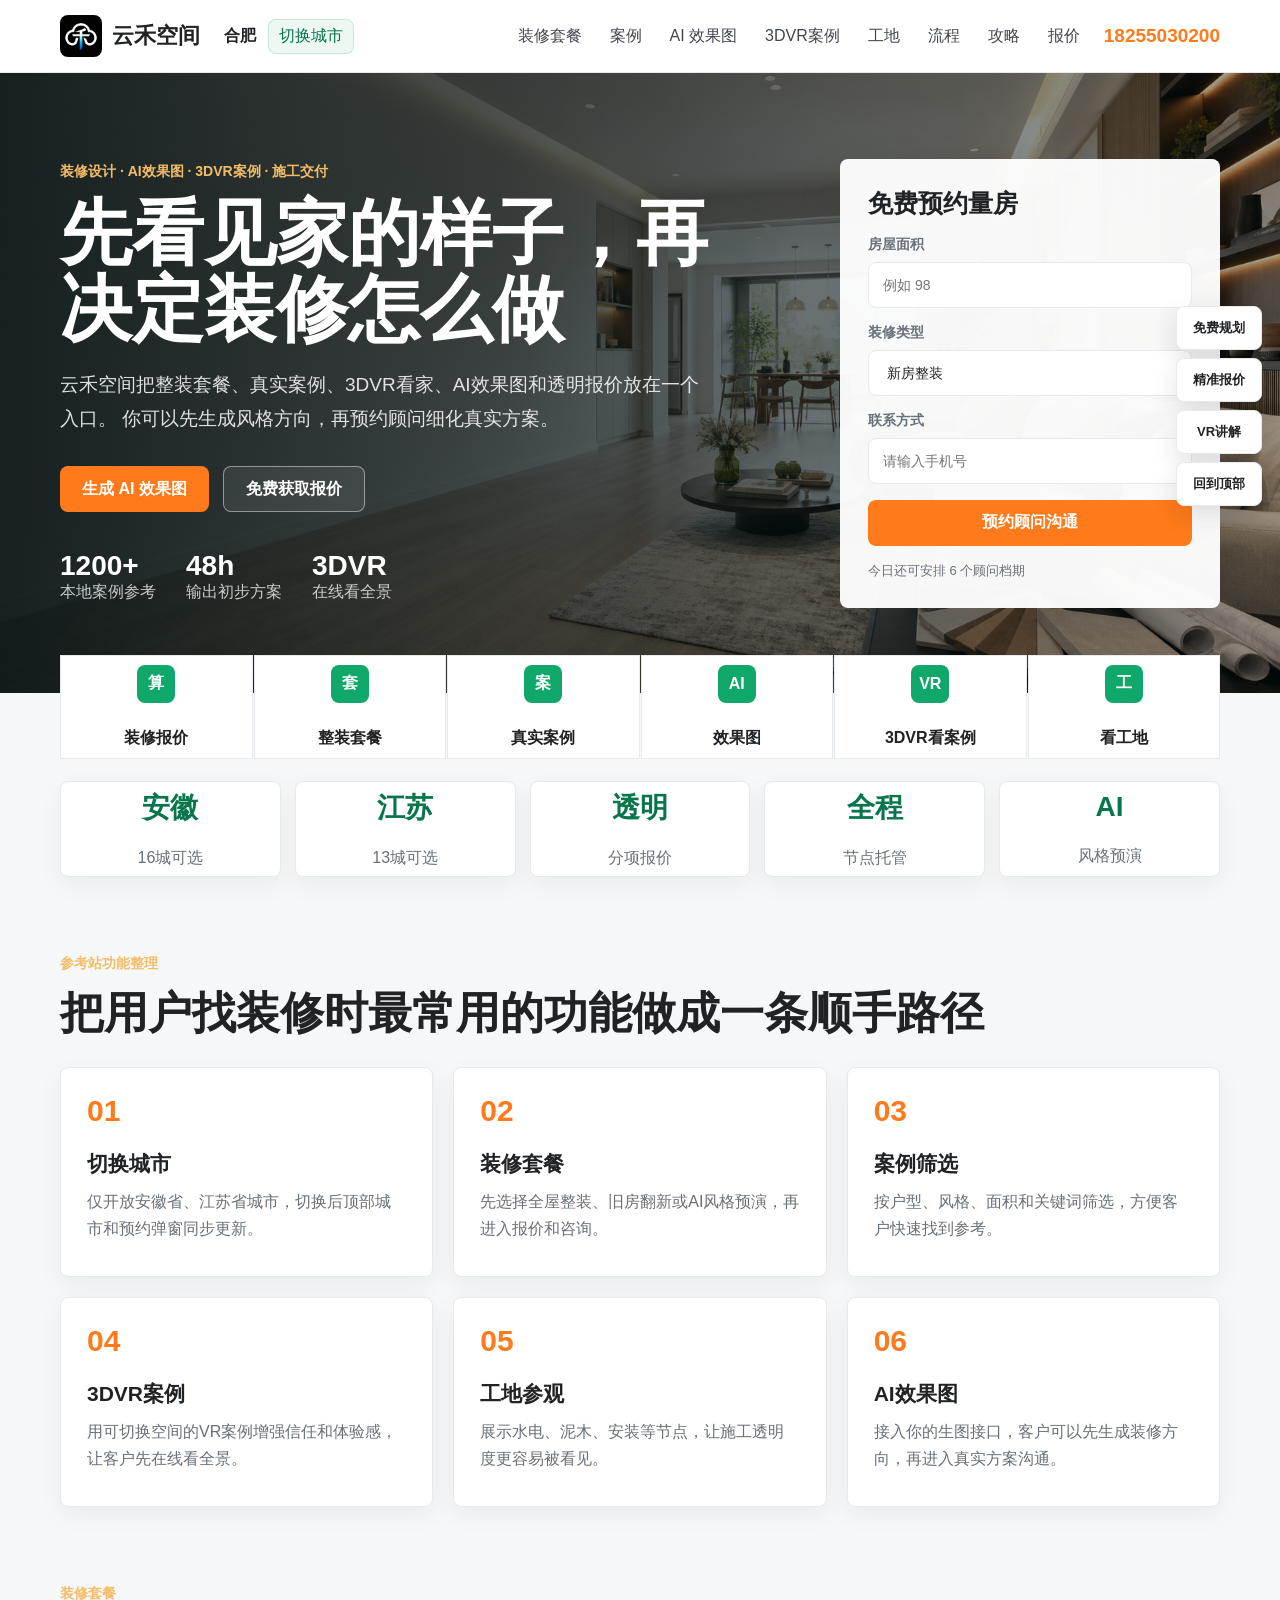
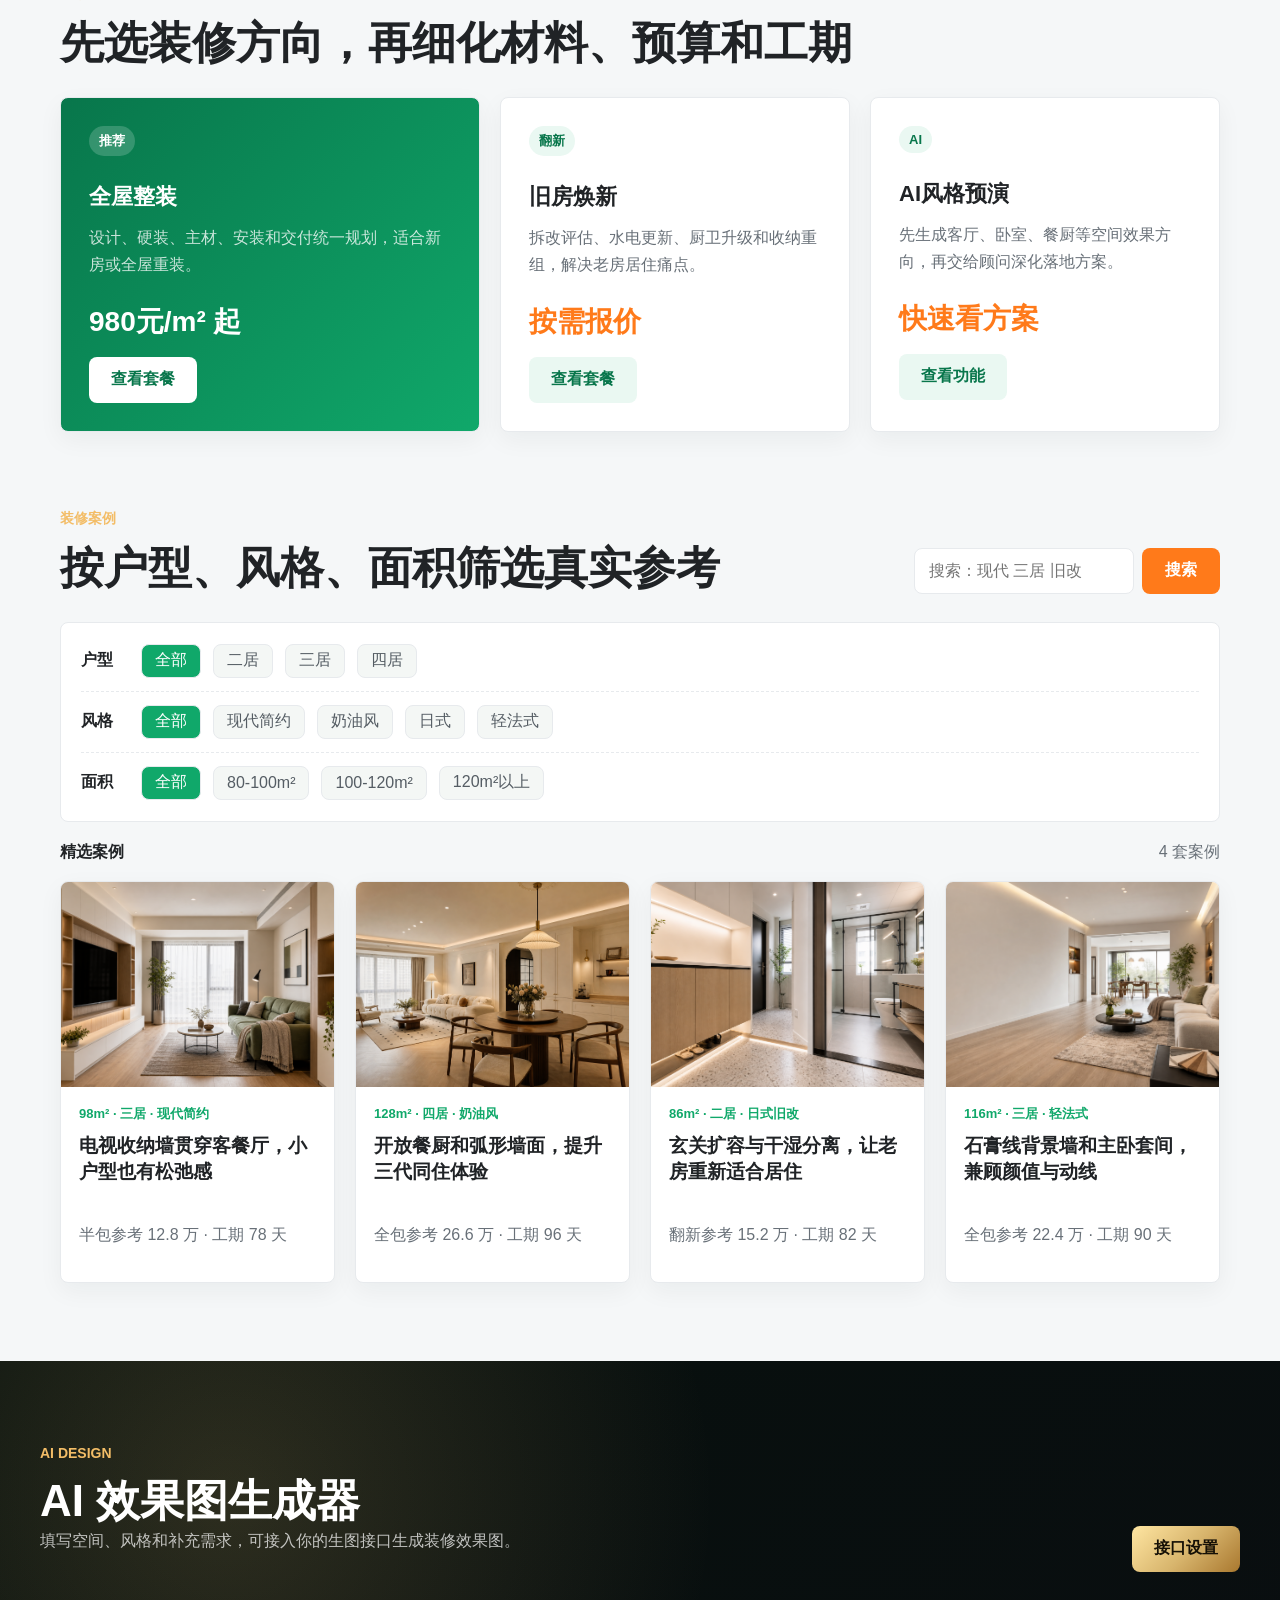
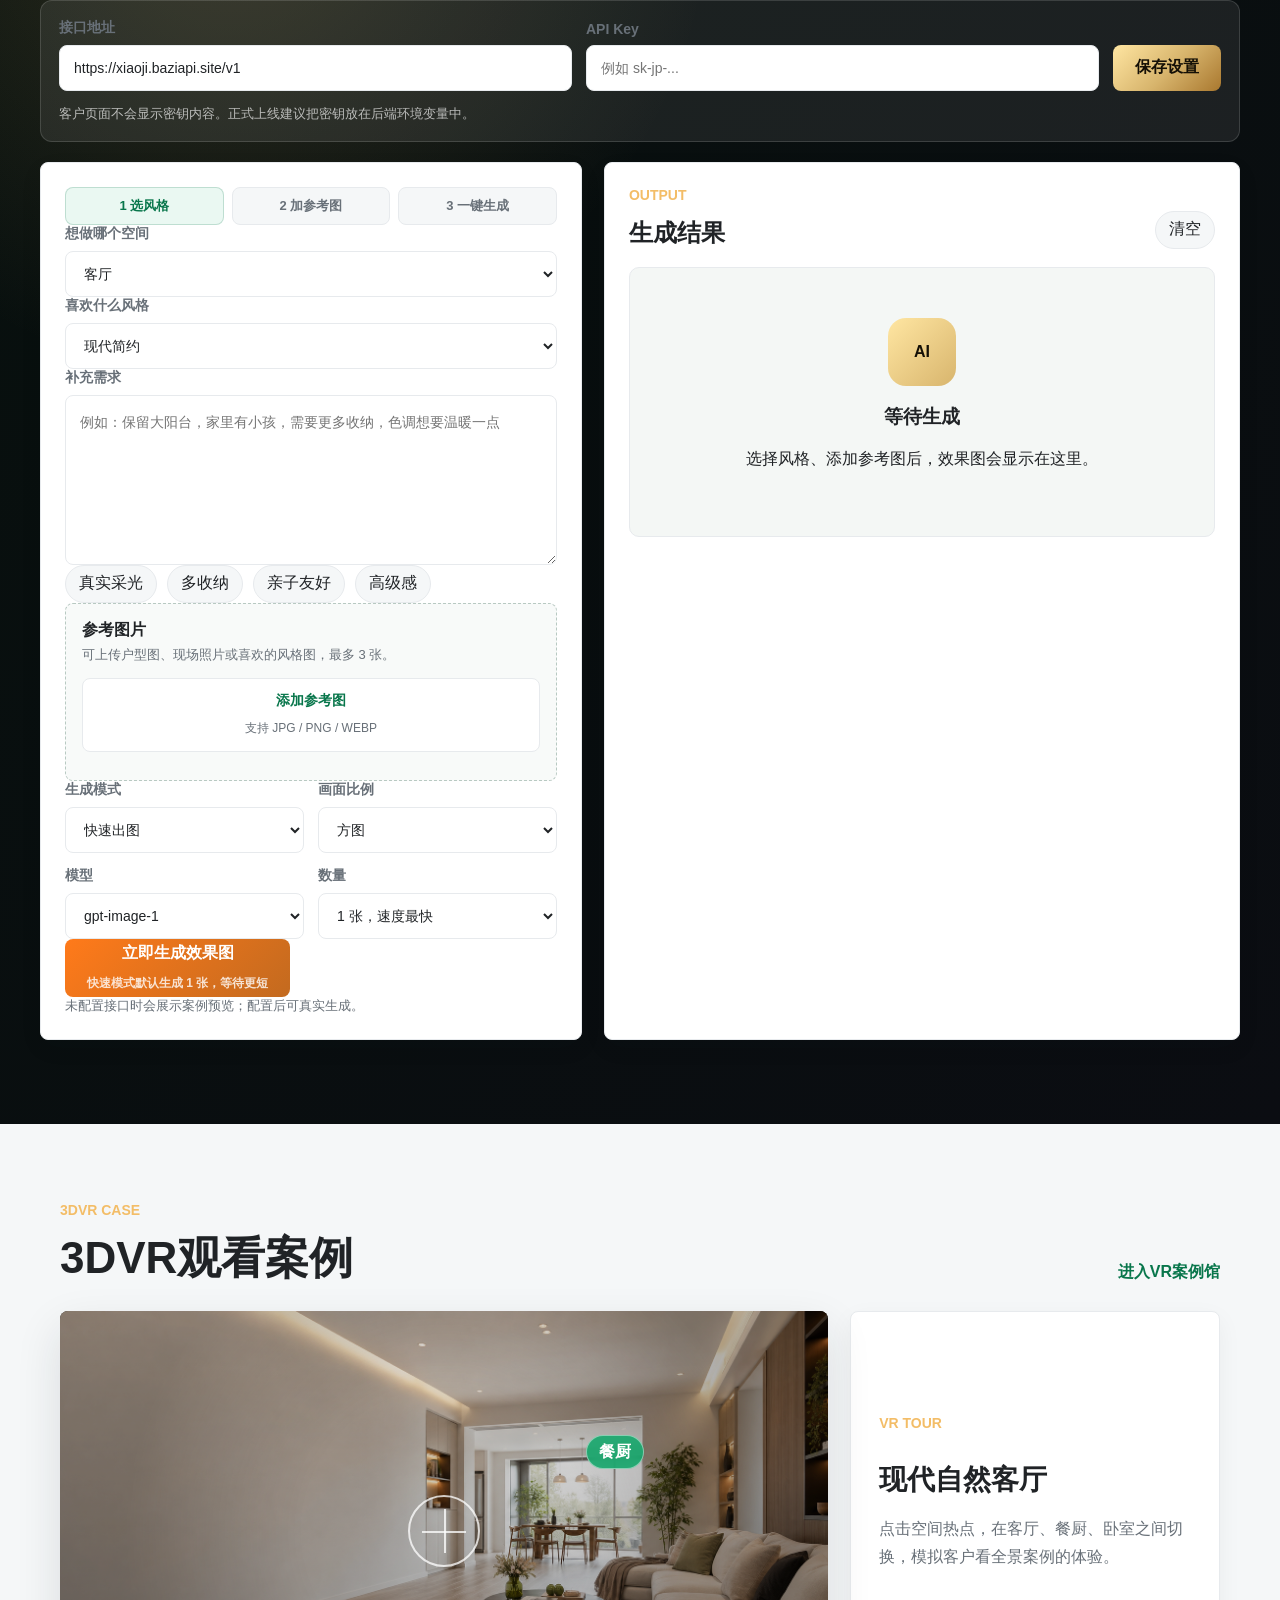
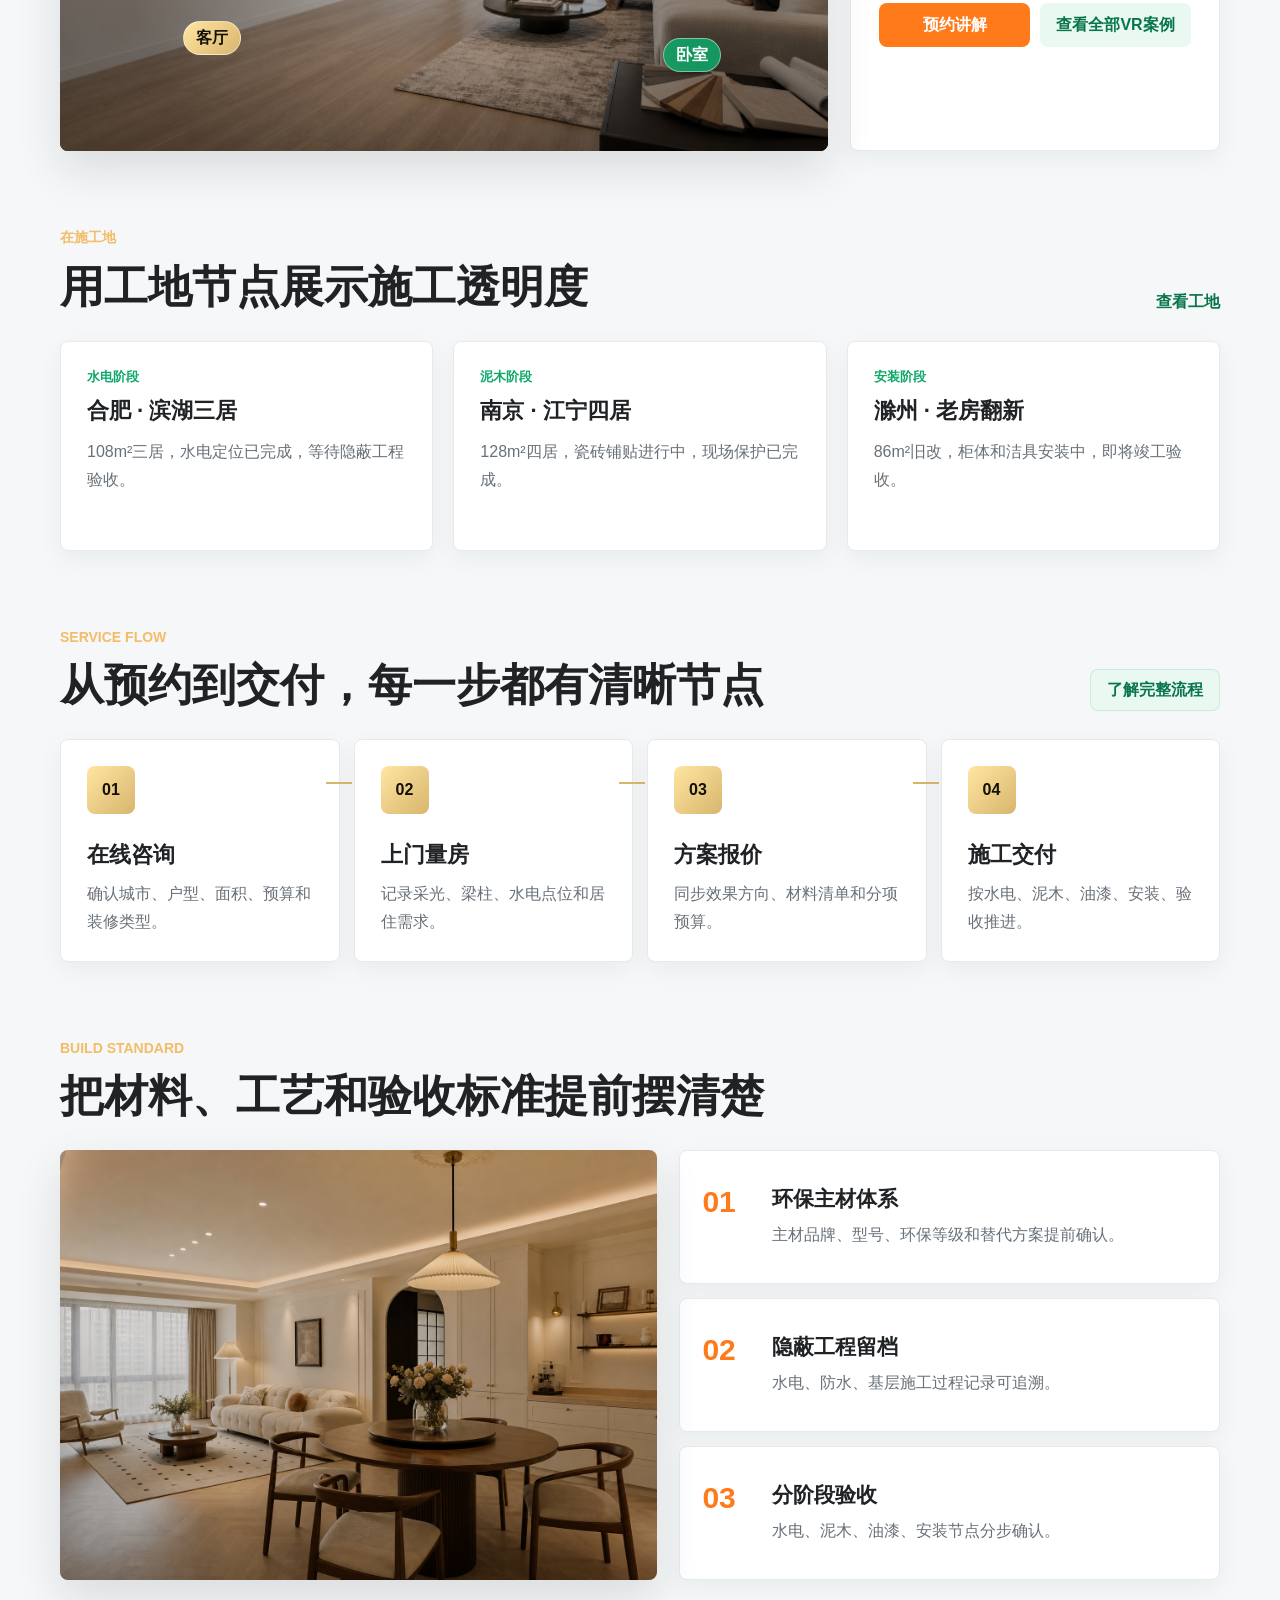
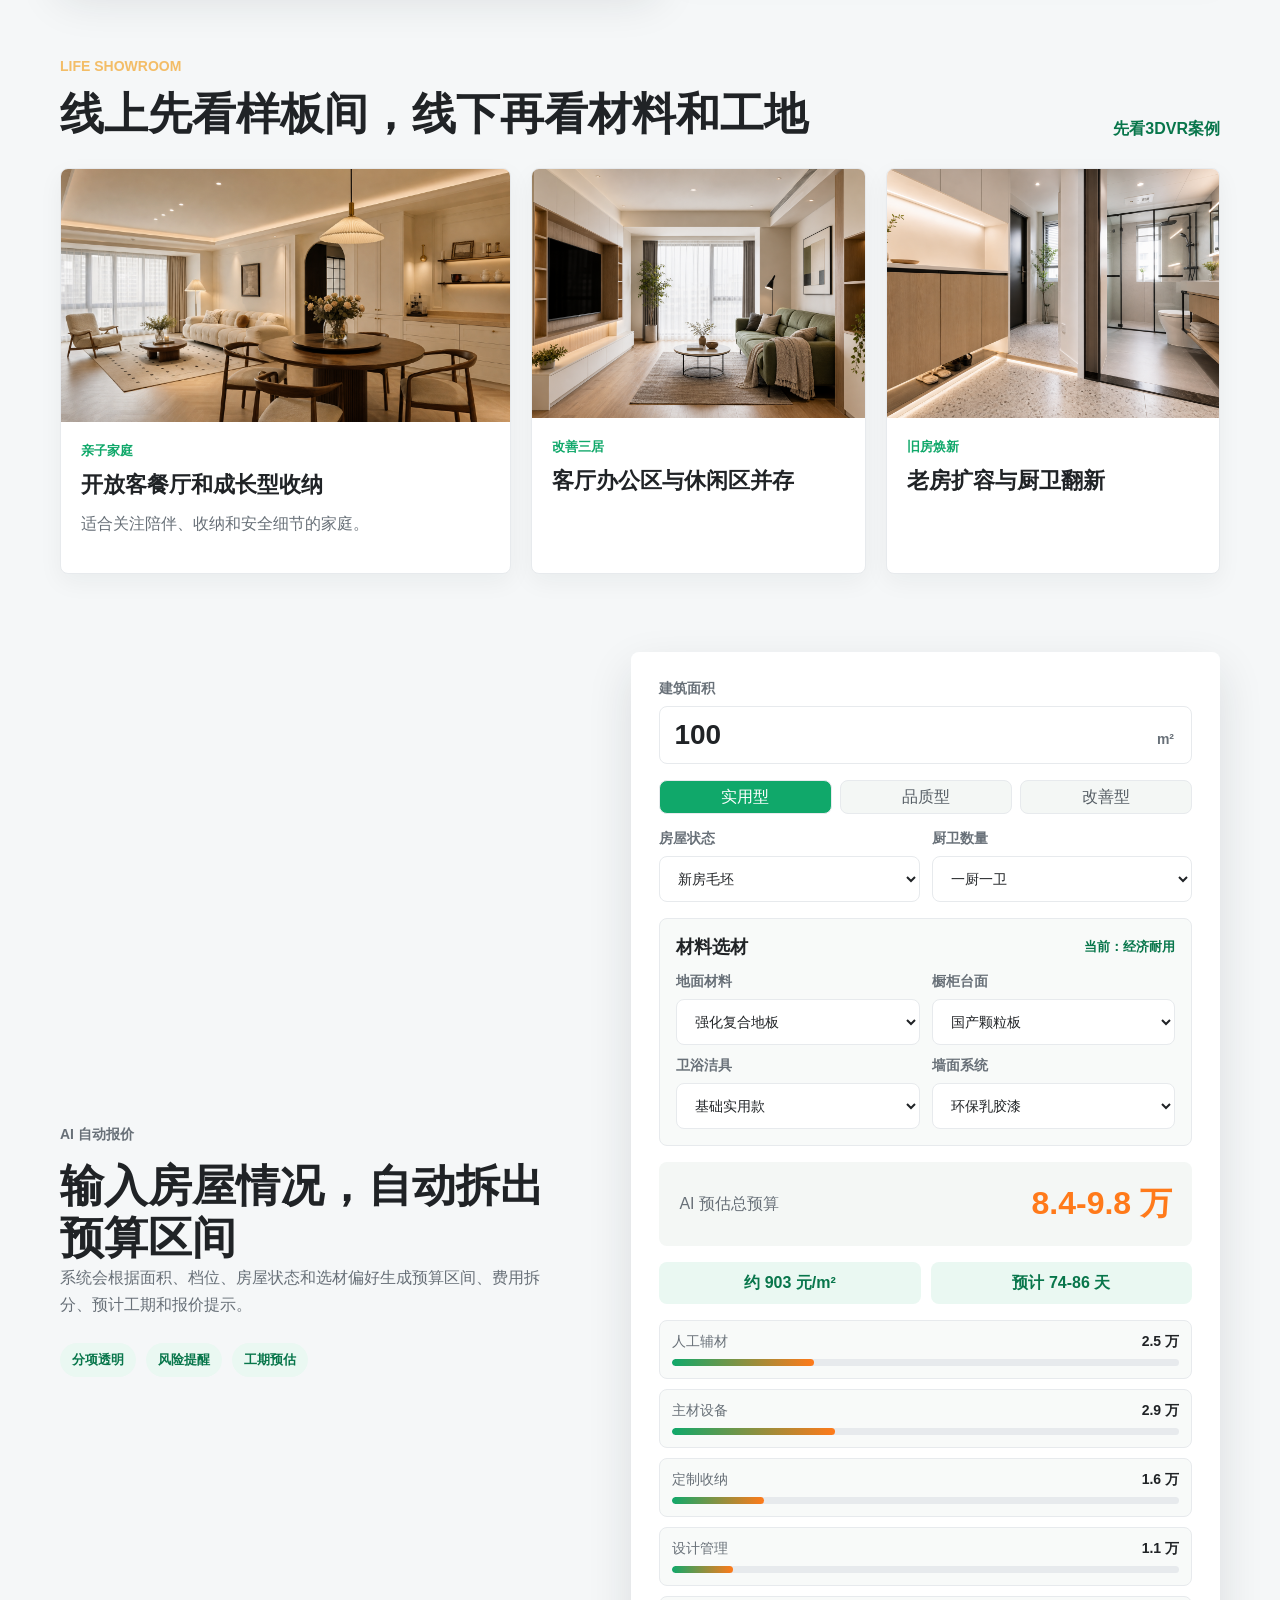
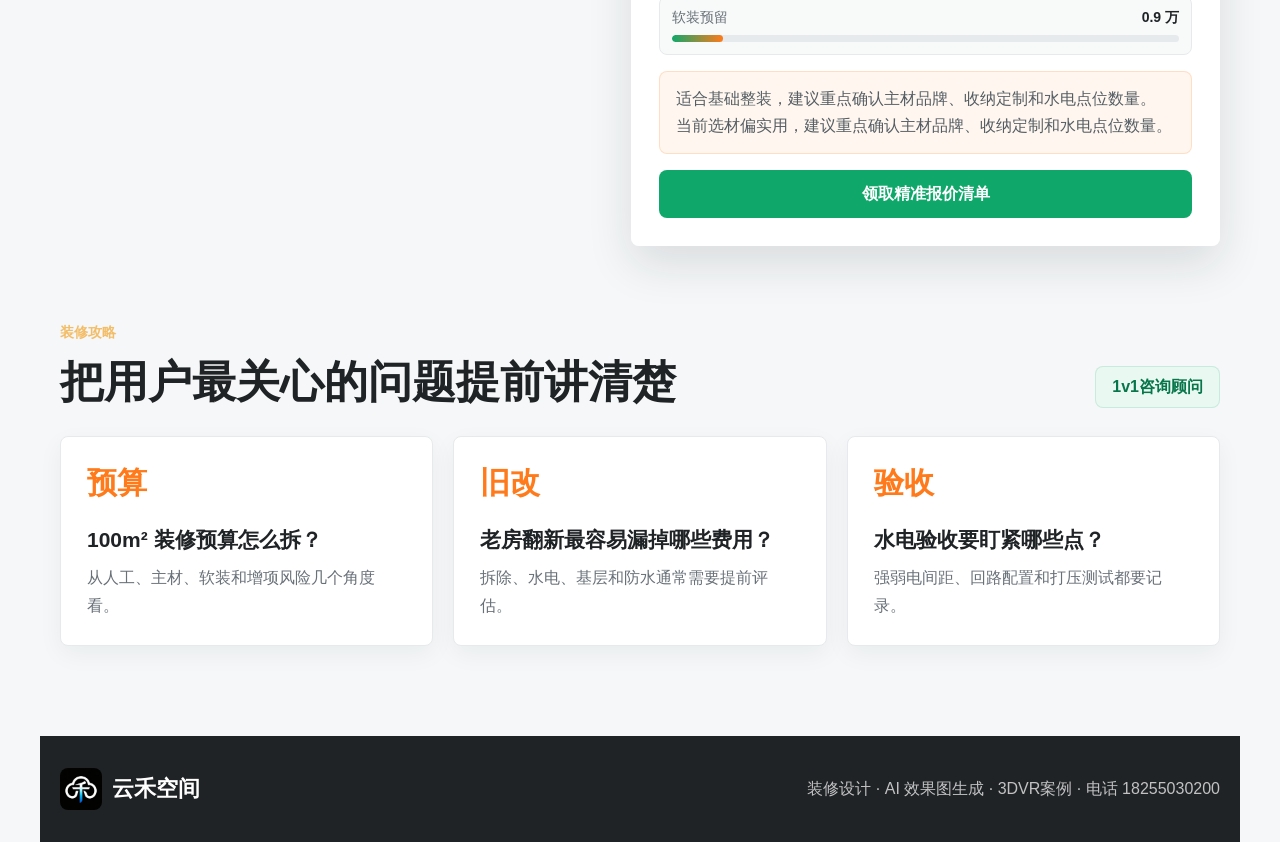
<file: index.html>
<!doctype html>
<html lang="zh-CN">
  <head>
    <meta charset="UTF-8" />
    <meta name="viewport" content="width=device-width, initial-scale=1.0" />
    <title>云禾空间 | 装修设计 · AI效果图 · 3DVR案例</title>
    <meta
      name="description"
      content="云禾空间提供安徽、江苏装修设计、整装套餐、真实案例、3DVR案例、AI效果图生成、工地参观和装修报价服务。"
    />
    <link rel="icon" href="assets/logo.jpg" />
    <link rel="stylesheet" href="styles.css" />
  </head>
  <body>
    <header class="site-header">
      <div class="header-inner">
        <a class="brand" href="#top" aria-label="云禾空间首页">
          <img src="assets/logo.jpg" alt="云禾空间 LOGO" />
          <span>云禾空间</span>
        </a>
        <div class="city"><span class="current-city">合肥</span> <button type="button">切换城市</button></div>
        <nav class="nav" aria-label="主导航">
          <a href="#packages">装修套餐</a>
          <a href="cases.html">案例</a>
          <a href="#ai-studio">AI 效果图</a>
          <a href="vr.html">3DVR案例</a>
          <a href="sites.html">工地</a>
          <a href="#process">流程</a>
          <a href="guide.html">攻略</a>
          <a href="#quote">报价</a>
        </nav>
        <a class="phone" href="tel:18255030200">18255030200</a>
      </div>
    </header>

    <main id="top">
      <section class="hero">
        <img class="hero-bg" src="assets/hero-interior.png" alt="云禾空间现代客厅装修案例" />
        <div class="hero-shade"></div>
        <div class="hero-inner">
          <div class="hero-copy">
            <p class="eyebrow">装修设计 · AI效果图 · 3DVR案例 · 施工交付</p>
            <h1>先看见家的样子，再决定装修怎么做</h1>
            <p>
              云禾空间把整装套餐、真实案例、3DVR看家、AI效果图和透明报价放在一个入口。
              你可以先生成风格方向，再预约顾问细化真实方案。
            </p>
            <div class="hero-actions">
              <a class="primary-btn" href="#ai-studio">生成 AI 效果图</a>
              <a class="ghost-btn" href="#quote">免费获取报价</a>
            </div>
            <div class="hero-stats">
              <span><strong>1200+</strong>本地案例参考</span>
              <span><strong>48h</strong>输出初步方案</span>
              <span><strong>3DVR</strong>在线看全景</span>
            </div>
          </div>

          <form class="lead-card" id="quoteForm">
            <h2>免费预约量房</h2>
            <label>
              <span>房屋面积</span>
              <input name="area" type="number" min="40" max="500" placeholder="例如 98" required />
            </label>
            <label>
              <span>装修类型</span>
              <select name="type">
                <option>新房整装</option>
                <option>旧房翻新</option>
                <option>局部改造</option>
                <option>精装升级</option>
              </select>
            </label>
            <label>
              <span>联系方式</span>
              <input name="phone" type="tel" placeholder="请输入手机号" required />
            </label>
            <button type="submit">预约顾问沟通</button>
            <p id="quoteNote">今日还可安排 6 个顾问档期</p>
          </form>
        </div>
      </section>

      <section class="quick-entry" aria-label="快捷入口">
        <a href="#quote"><span>算</span>装修报价</a>
        <a href="#packages"><span>套</span>整装套餐</a>
        <a href="cases.html"><span>案</span>真实案例</a>
        <a href="#ai-studio"><span>AI</span>效果图</a>
        <a href="vr.html"><span>VR</span>3DVR看案例</a>
        <a href="sites.html"><span>工</span>看工地</a>
      </section>

      <section class="trust-strip" aria-label="品牌背书">
        <div><strong>安徽</strong><span>16城可选</span></div>
        <div><strong>江苏</strong><span>13城可选</span></div>
        <div><strong>透明</strong><span>分项报价</span></div>
        <div><strong>全程</strong><span>节点托管</span></div>
        <div><strong>AI</strong><span>风格预演</span></div>
      </section>

      <section class="section service-promise">
        <div class="section-head">
          <p class="eyebrow">参考站功能整理</p>
          <h2>把用户找装修时最常用的功能做成一条顺手路径</h2>
        </div>
        <div class="promise-grid">
          <article><span>01</span><h3>切换城市</h3><p>仅开放安徽省、江苏省城市，切换后顶部城市和预约弹窗同步更新。</p></article>
          <article><span>02</span><h3>装修套餐</h3><p>先选择全屋整装、旧房翻新或AI风格预演，再进入报价和咨询。</p></article>
          <article><span>03</span><h3>案例筛选</h3><p>按户型、风格、面积和关键词筛选，方便客户快速找到参考。</p></article>
          <article><span>04</span><h3>3DVR案例</h3><p>用可切换空间的VR案例增强信任和体验感，让客户先在线看全景。</p></article>
          <article><span>05</span><h3>工地参观</h3><p>展示水电、泥木、安装等节点，让施工透明度更容易被看见。</p></article>
          <article><span>06</span><h3>AI效果图</h3><p>接入你的生图接口，客户可以先生成装修方向，再进入真实方案沟通。</p></article>
        </div>
      </section>

      <section class="section packages" id="packages">
        <div class="section-head">
          <p class="eyebrow">装修套餐</p>
          <h2>先选装修方向，再细化材料、预算和工期</h2>
        </div>
        <div class="package-grid">
          <article class="package-card featured">
            <span class="tag">推荐</span>
            <h3>全屋整装</h3>
            <p>设计、硬装、主材、安装和交付统一规划，适合新房或全屋重装。</p>
            <strong>980元/m² 起</strong>
            <button class="detail-link" type="button" data-detail="全屋整装" data-type="套餐" data-copy="包含量房、方案、硬装、主材、安装和交付节点管理，适合新房或全屋重装客户。">查看套餐</button>
          </article>
          <article class="package-card">
            <span class="tag">翻新</span>
            <h3>旧房焕新</h3>
            <p>拆改评估、水电更新、厨卫升级和收纳重组，解决老房居住痛点。</p>
            <strong>按需报价</strong>
            <button class="detail-link" type="button" data-detail="旧房焕新" data-type="套餐" data-copy="重点评估拆除、水电、防水、墙面基层和厨卫改造，先诊断再报价。">查看套餐</button>
          </article>
          <article class="package-card">
            <span class="tag">AI</span>
            <h3>AI风格预演</h3>
            <p>先生成客厅、卧室、餐厨等空间效果方向，再交给顾问深化落地方案。</p>
            <strong>快速看方案</strong>
            <button class="detail-link" type="button" data-detail="AI风格预演" data-type="功能" data-copy="输入户型、空间、风格和色彩，即可生成装修效果方向，适合沟通设计前先定调。">查看功能</button>
          </article>
        </div>
      </section>

      <section class="section cases" id="cases">
        <div class="section-head split">
          <div>
            <p class="eyebrow">装修案例</p>
            <h2>按户型、风格、面积筛选真实参考</h2>
          </div>
          <div class="case-search">
            <input id="keyword" type="search" placeholder="搜索：现代 三居 旧改" />
            <button id="searchBtn" type="button">搜索</button>
          </div>
        </div>
        <div class="filters">
          <div class="filter-row">
            <span>户型</span>
            <button class="active" data-group="room" data-value="all" type="button">全部</button>
            <button data-group="room" data-value="二居" type="button">二居</button>
            <button data-group="room" data-value="三居" type="button">三居</button>
            <button data-group="room" data-value="四居" type="button">四居</button>
          </div>
          <div class="filter-row">
            <span>风格</span>
            <button class="active" data-group="style" data-value="all" type="button">全部</button>
            <button data-group="style" data-value="现代简约" type="button">现代简约</button>
            <button data-group="style" data-value="奶油风" type="button">奶油风</button>
            <button data-group="style" data-value="日式" type="button">日式</button>
            <button data-group="style" data-value="轻法式" type="button">轻法式</button>
          </div>
          <div class="filter-row">
            <span>面积</span>
            <button class="active" data-group="area" data-value="all" type="button">全部</button>
            <button data-group="area" data-value="80-100" type="button">80-100m²</button>
            <button data-group="area" data-value="100-120" type="button">100-120m²</button>
            <button data-group="area" data-value="120+" type="button">120m²以上</button>
          </div>
        </div>
        <div class="case-toolbar">
          <strong>精选案例</strong>
          <span id="caseCount">4 套案例</span>
        </div>
        <div class="case-grid">
          <article class="case-card" data-room="三居" data-style="现代简约" data-area="80-100" data-keywords="现代 三居 98 客厅 收纳" data-detail="98m² 三居现代简约" data-type="案例" data-copy="客餐厅一体化，电视收纳墙贯穿公共区，阳台并入客厅提升采光。">
            <img src="assets/case-modern-flat.png" alt="98平方米现代简约三居装修案例" />
            <div><span>98m² · 三居 · 现代简约</span><h3>电视收纳墙贯穿客餐厅，小户型也有松弛感</h3><p>半包参考 12.8 万 · 工期 78 天</p></div>
          </article>
          <article class="case-card" data-room="四居" data-style="奶油风" data-area="120+" data-keywords="奶油 四居 128 餐厨" data-detail="128m² 四居奶油风" data-type="案例" data-copy="开放餐厨、弧形墙面和柔和灯光，改善三代同住的公共空间体验。">
            <img src="assets/case-cream-home.png" alt="128平方米奶油风四居装修案例" />
            <div><span>128m² · 四居 · 奶油风</span><h3>开放餐厨和弧形墙面，提升三代同住体验</h3><p>全包参考 26.6 万 · 工期 96 天</p></div>
          </article>
          <article class="case-card" data-room="二居" data-style="日式" data-area="80-100" data-keywords="旧房 日式 二居 卫生间 改造" data-detail="86m² 二居日式旧改" data-type="案例" data-copy="玄关扩容、厨卫翻新和干湿分离，让老房重新适合长期居住。">
            <img src="assets/case-old-renovation.png" alt="旧房日式二居装修案例" />
            <div><span>86m² · 二居 · 日式旧改</span><h3>玄关扩容与干湿分离，让老房重新适合居住</h3><p>翻新参考 15.2 万 · 工期 82 天</p></div>
          </article>
          <article class="case-card" data-room="三居" data-style="轻法式" data-area="100-120" data-keywords="轻法式 三居 116 主卧" data-detail="116m² 三居轻法式" data-type="案例" data-copy="石膏线背景墙、独立书房和主卧套间规划，兼顾颜值与动线。">
            <img src="assets/hero-interior.png" alt="116平方米轻法式三居装修案例" />
            <div><span>116m² · 三居 · 轻法式</span><h3>石膏线背景墙和主卧套间，兼顾颜值与动线</h3><p>全包参考 22.4 万 · 工期 90 天</p></div>
          </article>
        </div>
      </section>

      <section class="section ai-studio" id="ai-studio">
        <div class="section-head split">
          <div>
            <p class="eyebrow">AI DESIGN</p>
            <h2>AI 效果图生成器</h2>
            <p>填写空间、风格和补充需求，可接入你的生图接口生成装修效果图。</p>
          </div>
          <button class="key-toggle" id="keyToggle" type="button">接口设置</button>
        </div>

        <div class="key-panel" id="keyPanel" hidden>
          <label>
            <span>接口地址</span>
            <input id="apiBase" type="url" value="https://xiaoji.baziapi.site/v1" />
          </label>
          <label>
            <span>API Key</span>
            <input id="apiKey" type="password" placeholder="例如 sk-jp-..." />
          </label>
          <button id="saveKey" type="button">保存设置</button>
          <p>客户页面不会显示密钥内容。正式上线建议把密钥放在后端环境变量中。</p>
        </div>

        <div class="ai-grid">
          <form class="prompt-panel" id="imageForm">
            <div class="ai-steps" aria-label="生成步骤">
              <span class="active">1 选风格</span>
              <span>2 加参考图</span>
              <span>3 一键生成</span>
            </div>

            <label>
              <span>想做哪个空间</span>
              <select id="spaceType">
                <option value="客厅">客厅</option>
                <option value="卧室">卧室</option>
                <option value="餐厨一体">餐厨一体</option>
                <option value="卫生间">卫生间</option>
                <option value="儿童房">儿童房</option>
                <option value="全屋">全屋</option>
              </select>
            </label>

            <label>
              <span>喜欢什么风格</span>
              <select id="styleType">
                <option value="现代简约">现代简约</option>
                <option value="奶油风">奶油风</option>
                <option value="日式原木">日式原木</option>
                <option value="轻法式">轻法式</option>
                <option value="意式轻奢">意式轻奢</option>
                <option value="侘寂风">侘寂风</option>
              </select>
            </label>

            <label>
              <span>补充需求</span>
              <textarea id="prompt" rows="5" placeholder="例如：保留大阳台，家里有小孩，需要更多收纳，色调想要温暖一点"></textarea>
            </label>

            <div class="chips" aria-label="快捷需求">
              <button type="button" data-prompt="自然光充足，真实室内摄影质感">真实采光</button>
              <button type="button" data-prompt="大容量收纳，动线清爽，适合长期居住">多收纳</button>
              <button type="button" data-prompt="适合亲子家庭，圆角细节，耐脏好打理">亲子友好</button>
              <button type="button" data-prompt="高级酒店感，隐藏灯带，材质细节精致">高级感</button>
            </div>

            <div class="reference-upload">
              <div>
                <span>参考图片</span>
                <p>可上传户型图、现场照片或喜欢的风格图，最多 3 张。</p>
              </div>
              <label class="upload-drop" for="referenceInput">
                <strong>添加参考图</strong>
                <small>支持 JPG / PNG / WEBP</small>
              </label>
              <input id="referenceInput" type="file" accept="image/png,image/jpeg,image/webp" multiple hidden />
              <div class="reference-list" id="referenceList"></div>
            </div>

            <div class="control-grid">
              <label>
                <span>生成模式</span>
                <select id="speedMode">
                  <option value="fast" selected>快速出图</option>
                  <option value="quality">高清细化</option>
                </select>
              </label>
              <label>
                <span>画面比例</span>
                <select id="size">
                  <option value="1024x1024">方图</option>
                  <option value="1536x1024">横图</option>
                  <option value="1024x1536">竖图</option>
                </select>
              </label>
              <label>
                <span>模型</span>
                <select id="model">
                  <option value="gpt-image-1" selected>gpt-image-1</option>
                  <option value="dall-e-3">dall-e-3</option>
                </select>
              </label>
              <label>
                <span>数量</span>
                <select id="count">
                  <option value="1" selected>1 张，速度最快</option>
                  <option value="2">2 张，多一个选择</option>
                </select>
              </label>
            </div>

            <button class="generate-btn" id="generateBtn" type="submit">
              <span>立即生成效果图</span>
              <small id="generateHint">快速模式默认生成 1 张，等待更短</small>
            </button>
            <div class="progress-line" id="progressLine" hidden><span></span></div>
            <p class="form-note" id="statusText">未配置接口时会展示案例预览；配置后可真实生成。</p>
          </form>

          <section class="result-panel">
            <div class="result-toolbar">
              <div>
                <p class="eyebrow">OUTPUT</p>
                <h2>生成结果</h2>
              </div>
              <button id="clearResults" type="button">清空</button>
            </div>
            <div class="result-grid" id="resultGrid">
              <article class="empty-result"><span>AI</span><h3>等待生成</h3><p>选择风格、添加参考图后，效果图会显示在这里。</p></article>
            </div>
          </section>
        </div>
      </section>

      <section class="section vr-section" id="vr-cases">
        <div class="section-head split">
          <div>
            <p class="eyebrow">3DVR CASE</p>
            <h2>3DVR观看案例</h2>
          </div>
          <a class="text-link" href="vr.html">进入VR案例馆</a>
        </div>
        <div class="vr-layout">
          <div class="vr-viewer" id="vrViewer" aria-label="3DVR案例预览">
            <img src="assets/hero-interior.png" alt="3DVR现代客厅案例" />
            <div class="vr-reticle"></div>
            <button class="vr-hotspot living active" type="button" data-vr-room="客厅" data-vr-image="assets/hero-interior.png">客厅</button>
            <button class="vr-hotspot dining" type="button" data-vr-room="餐厨" data-vr-image="assets/case-cream-home.png">餐厨</button>
            <button class="vr-hotspot bedroom" type="button" data-vr-room="卧室" data-vr-image="assets/case-modern-flat.png">卧室</button>
          </div>
          <div class="vr-info">
            <p class="eyebrow">VR TOUR</p>
            <h3 id="vrRoomTitle">现代自然客厅</h3>
            <p id="vrRoomCopy">点击空间热点，在客厅、餐厨、卧室之间切换，模拟客户看全景案例的体验。</p>
            <div class="vr-actions">
              <button type="button" data-lead="预约VR案例讲解">预约讲解</button>
              <a href="vr.html">查看全部VR案例</a>
            </div>
          </div>
        </div>
      </section>

      <section class="section sites" id="sites">
        <div class="section-head split">
          <div>
            <p class="eyebrow">在施工地</p>
            <h2>用工地节点展示施工透明度</h2>
          </div>
          <a class="text-link" href="sites.html">查看工地</a>
        </div>
        <div class="site-grid">
          <article data-detail="合肥 · 滨湖三居" data-type="工地" data-copy="108m²三居，水电定位已完成，可预约同阶段工地参观。"><span>水电阶段</span><h3>合肥 · 滨湖三居</h3><p>108m²三居，水电定位已完成，等待隐蔽工程验收。</p></article>
          <article data-detail="南京 · 江宁四居" data-type="工地" data-copy="128m²四居，泥木阶段进行中，可查看瓷砖铺贴和现场保护。"><span>泥木阶段</span><h3>南京 · 江宁四居</h3><p>128m²四居，瓷砖铺贴进行中，现场保护已完成。</p></article>
          <article data-detail="滁州 · 老房翻新" data-type="工地" data-copy="86m²旧改，柜体和洁具安装中，即将竣工验收。"><span>安装阶段</span><h3>滁州 · 老房翻新</h3><p>86m²旧改，柜体和洁具安装中，即将竣工验收。</p></article>
        </div>
      </section>

      <section class="section process-section" id="process">
        <div class="section-head split">
          <div>
            <p class="eyebrow">SERVICE FLOW</p>
            <h2>从预约到交付，每一步都有清晰节点</h2>
          </div>
          <button class="text-button" type="button" data-lead="了解装修流程">了解完整流程</button>
        </div>
        <div class="process-track">
          <article><span>01</span><h3>在线咨询</h3><p>确认城市、户型、面积、预算和装修类型。</p></article>
          <article><span>02</span><h3>上门量房</h3><p>记录采光、梁柱、水电点位和居住需求。</p></article>
          <article><span>03</span><h3>方案报价</h3><p>同步效果方向、材料清单和分项预算。</p></article>
          <article><span>04</span><h3>施工交付</h3><p>按水电、泥木、油漆、安装、验收推进。</p></article>
        </div>
      </section>

      <section class="section material-section">
        <div class="section-head">
          <p class="eyebrow">BUILD STANDARD</p>
          <h2>把材料、工艺和验收标准提前摆清楚</h2>
        </div>
        <div class="standard-layout">
          <div class="standard-photo">
            <img src="assets/case-cream-home.png" alt="云禾空间材料与工艺展示" />
          </div>
          <div class="standard-list">
            <article data-detail="环保主材体系" data-type="材料保障" data-copy="主材品牌、型号、环保等级和替代方案提前写入清单，减少临时换材。"><strong>01</strong><h3>环保主材体系</h3><p>主材品牌、型号、环保等级和替代方案提前确认。</p></article>
            <article data-detail="隐蔽工程留档" data-type="施工保障" data-copy="水电、防水、基层等隐蔽工程拍照留档，便于后期维护和验收。"><strong>02</strong><h3>隐蔽工程留档</h3><p>水电、防水、基层施工过程记录可追溯。</p></article>
            <article data-detail="分阶段验收" data-type="验收保障" data-copy="关键节点分阶段验收，发现问题及时整改，不把风险留到竣工。"><strong>03</strong><h3>分阶段验收</h3><p>水电、泥木、油漆、安装节点分步确认。</p></article>
          </div>
        </div>
      </section>

      <section class="section showroom-section">
        <div class="section-head split">
          <div>
            <p class="eyebrow">LIFE SHOWROOM</p>
            <h2>线上先看样板间，线下再看材料和工地</h2>
          </div>
          <a class="text-link" href="vr.html">先看3DVR案例</a>
        </div>
        <div class="showroom-grid">
          <article class="showroom-card large" data-detail="亲子家庭样板间" data-type="生活馆" data-copy="围绕亲子陪伴、成长收纳和开放客餐厅打造，适合三口之家和二胎家庭。">
            <img src="assets/case-cream-home.png" alt="亲子家庭样板间" />
            <div><span>亲子家庭</span><h3>开放客餐厅和成长型收纳</h3><p>适合关注陪伴、收纳和安全细节的家庭。</p></div>
          </article>
          <article class="showroom-card" data-detail="改善型三居样板间" data-type="生活馆" data-copy="客厅、书房和主卧套间联动，兼顾办公、休闲和品质居住。">
            <img src="assets/case-modern-flat.png" alt="改善型三居样板间" />
            <div><span>改善三居</span><h3>客厅办公区与休闲区并存</h3></div>
          </article>
          <article class="showroom-card" data-detail="旧房焕新样板间" data-type="生活馆" data-copy="重点展示老房扩容、厨卫翻新、玄关收纳和动线重组。">
            <img src="assets/case-old-renovation.png" alt="旧房焕新样板间" />
            <div><span>旧房焕新</span><h3>老房扩容与厨卫翻新</h3></div>
          </article>
        </div>
      </section>

      <section class="section quote-section" id="quote">
        <div class="quote-copy">
          <p class="eyebrow">AI 自动报价</p>
          <h2>输入房屋情况，自动拆出预算区间</h2>
          <p>系统会根据面积、档位、房屋状态和选材偏好生成预算区间、费用拆分、预计工期和报价提示。</p>
          <div class="quote-highlights" aria-label="报价优势">
            <span>分项透明</span>
            <span>风险提醒</span>
            <span>工期预估</span>
          </div>
        </div>
        <div class="calc-card">
          <label class="area-field">
            <span>建筑面积</span>
            <input id="calcArea" type="number" min="40" max="500" step="1" value="100" inputmode="numeric" />
            <em>m²</em>
          </label>
          <div class="level-options">
            <button class="active" data-price="980" type="button">实用型</button>
            <button data-price="1380" type="button">品质型</button>
            <button data-price="1880" type="button">改善型</button>
          </div>
          <div class="quote-toggles" aria-label="报价条件">
            <label>
              <span>房屋状态</span>
              <select id="houseCondition">
                <option value="1">新房毛坯</option>
                <option value="1.12">精装改造</option>
                <option value="1.22">老房翻新</option>
              </select>
            </label>
            <label>
              <span>厨卫数量</span>
              <select id="wetAreaCount">
                <option value="0.96">一厨一卫</option>
                <option value="1">一厨两卫</option>
                <option value="1.08">大宅多卫</option>
              </select>
            </label>
          </div>
          <div class="material-panel">
            <div class="material-title">
              <strong>材料选材</strong>
              <span id="materialLevelText">当前：实用耐用</span>
            </div>
            <div class="material-grid">
              <label><span>地面材料</span><select class="material-select"><option value="0.95">强化复合地板</option><option value="1">品牌瓷砖</option><option value="1.08">实木复合地板</option><option value="1.16">岩板 / 大规格砖</option></select></label>
              <label><span>橱柜台面</span><select class="material-select"><option value="0.96">国产颗粒板</option><option value="1">多层板 + 石英石</option><option value="1.1">环保板 + 品牌五金</option><option value="1.18">高定柜体 + 岩板</option></select></label>
              <label><span>卫浴洁具</span><select class="material-select"><option value="0.96">基础实用款</option><option value="1">品牌舒适款</option><option value="1.08">智能马桶 + 恒温花洒</option><option value="1.14">高端智能套系</option></select></label>
              <label><span>墙面系统</span><select class="material-select"><option value="0.97">环保乳胶漆</option><option value="1">耐擦洗乳胶漆</option><option value="1.07">艺术漆 / 局部护墙</option><option value="1.13">全屋护墙定制</option></select></label>
            </div>
          </div>
          <div class="budget-result"><span>AI 预估总预算</span><strong id="budgetValue">9.8 万</strong></div>
          <div class="budget-meta">
            <span id="unitPriceValue">约 980 元/m²</span>
            <span id="durationValue">预计 70-82 天</span>
          </div>
          <div class="budget-breakdown" id="budgetBreakdown" aria-label="预算拆分"></div>
          <div class="quote-advice" id="quoteAdvice">适合基础整装，建议重点确认主材品牌、收纳定制和水电点位数量。</div>
          <button class="quote-action" type="button" data-lead="AI精准报价">领取精准报价清单</button>
        </div>
      </section>

      <section class="section guide" id="guide">
        <div class="section-head split">
          <div>
            <p class="eyebrow">装修攻略</p>
            <h2>把用户最关心的问题提前讲清楚</h2>
          </div>
          <button class="text-button" type="button" data-lead="装修咨询">1v1咨询顾问</button>
        </div>
        <div class="article-grid">
          <article data-detail="100m²装修预算怎么拆？" data-type="攻略" data-copy="预算通常由人工、辅材、主材、定制、软装和管理费用构成，关键是提前明确增项边界。"><span>预算</span><h3>100m² 装修预算怎么拆？</h3><p>从人工、主材、软装和增项风险几个角度看。</p></article>
          <article data-detail="老房翻新最容易漏掉哪些费用？" data-type="攻略" data-copy="旧改容易漏掉拆除外运、墙地面基层修复、水电全改、防水补强和门窗更新。"><span>旧改</span><h3>老房翻新最容易漏掉哪些费用？</h3><p>拆除、水电、基层和防水通常需要提前评估。</p></article>
          <article data-detail="水电验收要盯紧哪些点？" data-type="攻略" data-copy="重点检查强弱电间距、回路数量、线管固定、冷热水管、打压测试和隐蔽工程照片。"><span>验收</span><h3>水电验收要盯紧哪些点？</h3><p>强弱电间距、回路配置和打压测试都要记录。</p></article>
        </div>
      </section>
    </main>

    <aside class="float-tools" aria-label="快捷咨询">
      <button type="button" data-lead="免费规划">免费规划</button>
      <button type="button" data-lead="精准报价">精准报价</button>
      <button type="button" data-lead="预约VR讲解">VR讲解</button>
      <a href="#top">回到顶部</a>
    </aside>

    <dialog class="lead-dialog" id="leadDialog">
      <form method="dialog" class="lead-modal">
        <button class="dialog-close" type="submit" aria-label="关闭">×</button>
        <p class="eyebrow" id="leadEyebrow">FREE SERVICE</p>
        <h2 id="leadTitle">免费规划</h2>
        <div class="lead-options" aria-label="房屋类型">
          <button class="active" type="button">新房毛坯</button>
          <button type="button">老房翻新</button>
        </div>
        <label>
          <span>房屋面积</span>
          <input id="modalArea" type="number" min="40" max="500" placeholder="例如 100" />
        </label>
        <label>
          <span>所在城市</span>
          <select id="modalCity">
            <optgroup label="安徽省">
              <option>合肥</option><option>芜湖</option><option>蚌埠</option><option>淮南</option><option>马鞍山</option><option>淮北</option><option>铜陵</option><option>安庆</option><option>黄山</option><option>滁州</option><option>阜阳</option><option>宿州</option><option>六安</option><option>亳州</option><option>池州</option><option>宣城</option>
            </optgroup>
            <optgroup label="江苏省">
              <option>南京</option><option>无锡</option><option>徐州</option><option>常州</option><option>苏州</option><option>南通</option><option>连云港</option><option>淮安</option><option>盐城</option><option>扬州</option><option>镇江</option><option>泰州</option><option>宿迁</option>
            </optgroup>
          </select>
        </label>
        <label>
          <span>手机号码</span>
          <input id="modalPhone" type="tel" placeholder="用于接收方案" />
        </label>
        <div class="modal-estimate">
          <span>预估基础预算</span>
          <strong id="modalBudget">--</strong>
        </div>
        <button class="modal-submit" type="button" id="modalSubmit">立即预约</button>
        <small id="modalNote">刚刚已有 137 位用户领取报价权益</small>
      </form>
    </dialog>

    <dialog class="detail-dialog" id="detailDialog">
      <form method="dialog" class="detail-modal">
        <button class="dialog-close" type="submit" aria-label="关闭">×</button>
        <p class="eyebrow" id="detailType">DETAIL</p>
        <h2 id="detailTitle">详情</h2>
        <p id="detailCopy">详情内容</p>
        <div class="detail-actions">
          <a href="#ai-studio">用 AI 生成同款</a>
          <button type="button" data-lead="预约咨询">预约咨询</button>
        </div>
      </form>
    </dialog>

    <footer class="footer">
      <a class="brand footer-brand" href="#top">
        <img src="assets/logo.jpg" alt="云禾空间 LOGO" />
        <span>云禾空间</span>
      </a>
      <p>装修设计 · AI 效果图生成 · 3DVR案例 · 电话 18255030200</p>
    </footer>

    <script src="script.js"></script>
  </body>
</html>
</file>
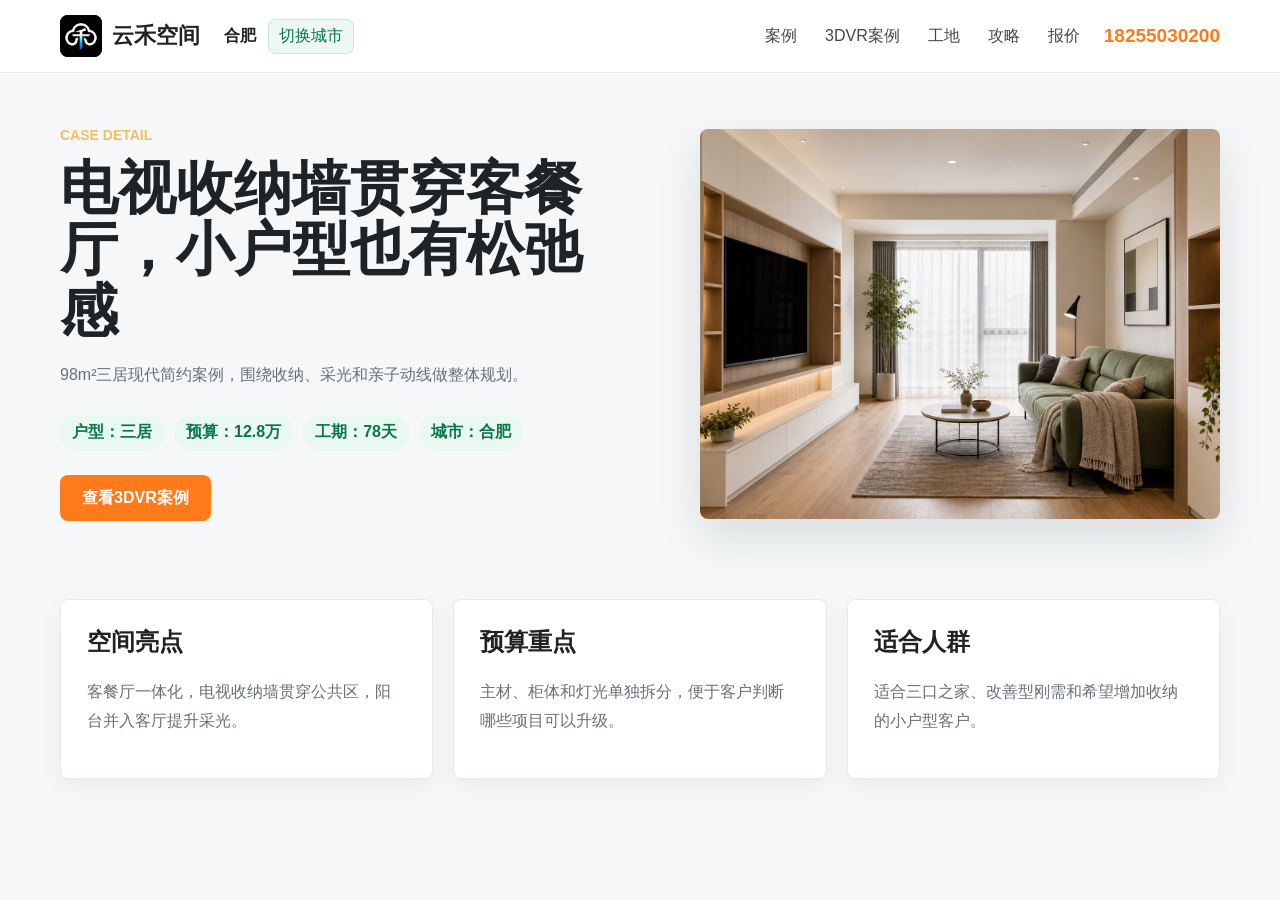
<file: case-detail.html>
<!doctype html>
<html lang="zh-CN">
  <head>
    <meta charset="UTF-8" />
    <meta name="viewport" content="width=device-width, initial-scale=1.0" />
    <title>98m²现代简约三居案例 | 云禾空间</title>
    <link rel="icon" href="assets/logo.jpg" />
    <link rel="stylesheet" href="styles.css" />
  </head>
  <body>
    <header class="site-header">
      <div class="header-inner">
        <a class="brand" href="index.html"><img src="assets/logo.jpg" alt="云禾空间 LOGO" /><span>云禾空间</span></a>
        <div class="city"><span class="current-city">合肥</span> <button type="button">切换城市</button></div>
        <nav class="nav"><a href="cases.html">案例</a><a href="vr.html">3DVR案例</a><a href="sites.html">工地</a><a href="guide.html">攻略</a><a href="index.html#quote">报价</a></nav>
        <a class="phone" href="tel:18255030200">18255030200</a>
      </div>
    </header>
    <main>
      <section class="detail-hero">
        <div>
          <p class="eyebrow">CASE DETAIL</p>
          <h1>电视收纳墙贯穿客餐厅，小户型也有松弛感</h1>
          <p>98m²三居现代简约案例，围绕收纳、采光和亲子动线做整体规划。</p>
          <div class="detail-meta"><span>户型：三居</span><span>预算：12.8万</span><span>工期：78天</span><span>城市：合肥</span></div>
          <a class="primary-btn" href="vr.html">查看3DVR案例</a>
        </div>
        <img src="assets/case-modern-flat.png" alt="现代简约三居案例" />
      </section>
      <section class="section detail-content">
        <article><h2>空间亮点</h2><p>客餐厅一体化，电视收纳墙贯穿公共区，阳台并入客厅提升采光。</p></article>
        <article><h2>预算重点</h2><p>主材、柜体和灯光单独拆分，便于客户判断哪些项目可以升级。</p></article>
        <article><h2>适合人群</h2><p>适合三口之家、改善型刚需和希望增加收纳的小户型客户。</p></article>
      </section>
    </main>
    <script src="script.js"></script>
  </body>
</html>
</file>
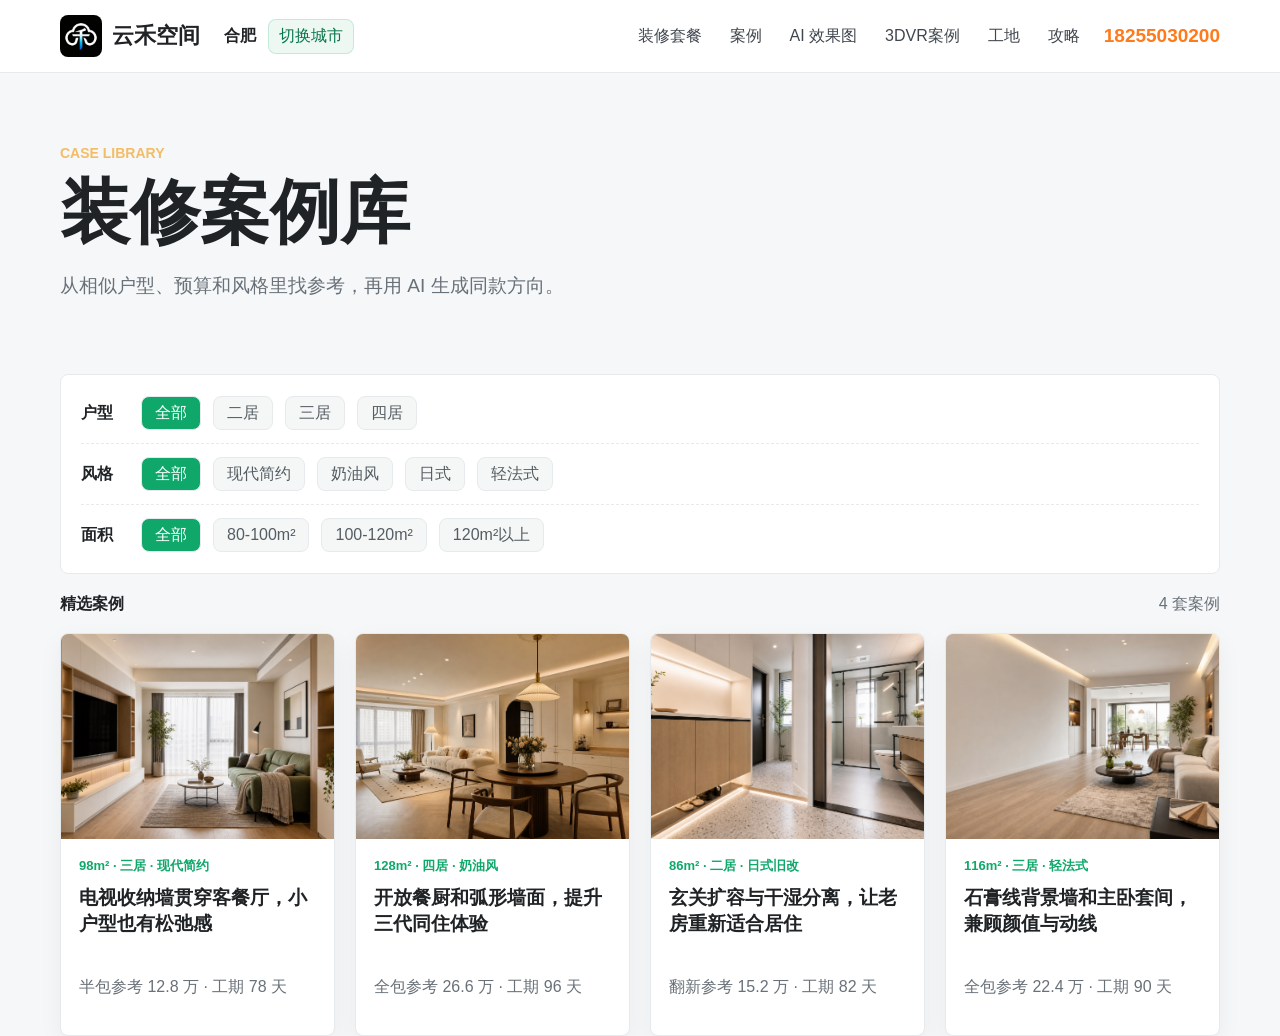
<file: cases.html>
<!doctype html>
<html lang="zh-CN">
  <head>
    <meta charset="UTF-8" />
    <meta name="viewport" content="width=device-width, initial-scale=1.0" />
    <title>装修案例 | 云禾空间</title>
    <meta name="description" content="云禾空间装修案例库，按户型、面积、风格筛选真实装修案例。" />
    <link rel="icon" href="assets/logo.jpg" />
    <link rel="stylesheet" href="styles.css" />
  </head>
  <body>
    <header class="site-header">
      <div class="header-inner">
        <a class="brand" href="index.html"><img src="assets/logo.jpg" alt="云禾空间 LOGO" /><span>云禾空间</span></a>
        <div class="city"><span class="current-city">合肥</span> <button type="button">切换城市</button></div>
        <nav class="nav" aria-label="主导航">
          <a href="index.html#packages">装修套餐</a>
          <a href="cases.html">案例</a>
          <a href="index.html#ai-studio">AI 效果图</a>
          <a href="vr.html">3DVR案例</a>
          <a href="sites.html">工地</a>
          <a href="guide.html">攻略</a>
        </nav>
        <a class="phone" href="tel:18255030200">18255030200</a>
      </div>
    </header>

    <main>
      <section class="page-hero-lite">
        <p class="eyebrow">CASE LIBRARY</p>
        <h1>装修案例库</h1>
        <p>从相似户型、预算和风格里找参考，再用 AI 生成同款方向。</p>
      </section>

      <section class="section cases page-section">
        <div class="filters">
          <div class="filter-row">
            <span>户型</span>
            <button class="active" data-group="room" data-value="all" type="button">全部</button>
            <button data-group="room" data-value="二居" type="button">二居</button>
            <button data-group="room" data-value="三居" type="button">三居</button>
            <button data-group="room" data-value="四居" type="button">四居</button>
          </div>
          <div class="filter-row">
            <span>风格</span>
            <button class="active" data-group="style" data-value="all" type="button">全部</button>
            <button data-group="style" data-value="现代简约" type="button">现代简约</button>
            <button data-group="style" data-value="奶油风" type="button">奶油风</button>
            <button data-group="style" data-value="日式" type="button">日式</button>
            <button data-group="style" data-value="轻法式" type="button">轻法式</button>
          </div>
          <div class="filter-row">
            <span>面积</span>
            <button class="active" data-group="area" data-value="all" type="button">全部</button>
            <button data-group="area" data-value="80-100" type="button">80-100m²</button>
            <button data-group="area" data-value="100-120" type="button">100-120m²</button>
            <button data-group="area" data-value="120+" type="button">120m²以上</button>
          </div>
        </div>

        <div class="case-toolbar"><strong>精选案例</strong><span id="caseCount">4 套案例</span></div>
        <div class="case-grid">
          <a class="case-card" href="case-detail.html" data-room="三居" data-style="现代简约" data-area="80-100" data-keywords="现代 三居 98 客厅 收纳">
            <img src="assets/case-modern-flat.png" alt="98平方米现代简约三居装修案例" />
            <div><span>98m² · 三居 · 现代简约</span><h3>电视收纳墙贯穿客餐厅，小户型也有松弛感</h3><p>半包参考 12.8 万 · 工期 78 天</p></div>
          </a>
          <a class="case-card" href="case-detail.html" data-room="四居" data-style="奶油风" data-area="120+" data-keywords="奶油 四居 128 餐厨">
            <img src="assets/case-cream-home.png" alt="128平方米奶油风四居装修案例" />
            <div><span>128m² · 四居 · 奶油风</span><h3>开放餐厨和弧形墙面，提升三代同住体验</h3><p>全包参考 26.6 万 · 工期 96 天</p></div>
          </a>
          <a class="case-card" href="case-detail.html" data-room="二居" data-style="日式" data-area="80-100" data-keywords="旧房 日式 二居 卫生间 改造">
            <img src="assets/case-old-renovation.png" alt="旧房日式二居装修案例" />
            <div><span>86m² · 二居 · 日式旧改</span><h3>玄关扩容与干湿分离，让老房重新适合居住</h3><p>翻新参考 15.2 万 · 工期 82 天</p></div>
          </a>
          <a class="case-card" href="case-detail.html" data-room="三居" data-style="轻法式" data-area="100-120" data-keywords="轻法式 三居 116 主卧">
            <img src="assets/hero-interior.png" alt="116平方米轻法式三居装修案例" />
            <div><span>116m² · 三居 · 轻法式</span><h3>石膏线背景墙和主卧套间，兼顾颜值与动线</h3><p>全包参考 22.4 万 · 工期 90 天</p></div>
          </a>
        </div>
      </section>
    </main>

    <script src="script.js"></script>
  </body>
</html>
</file>
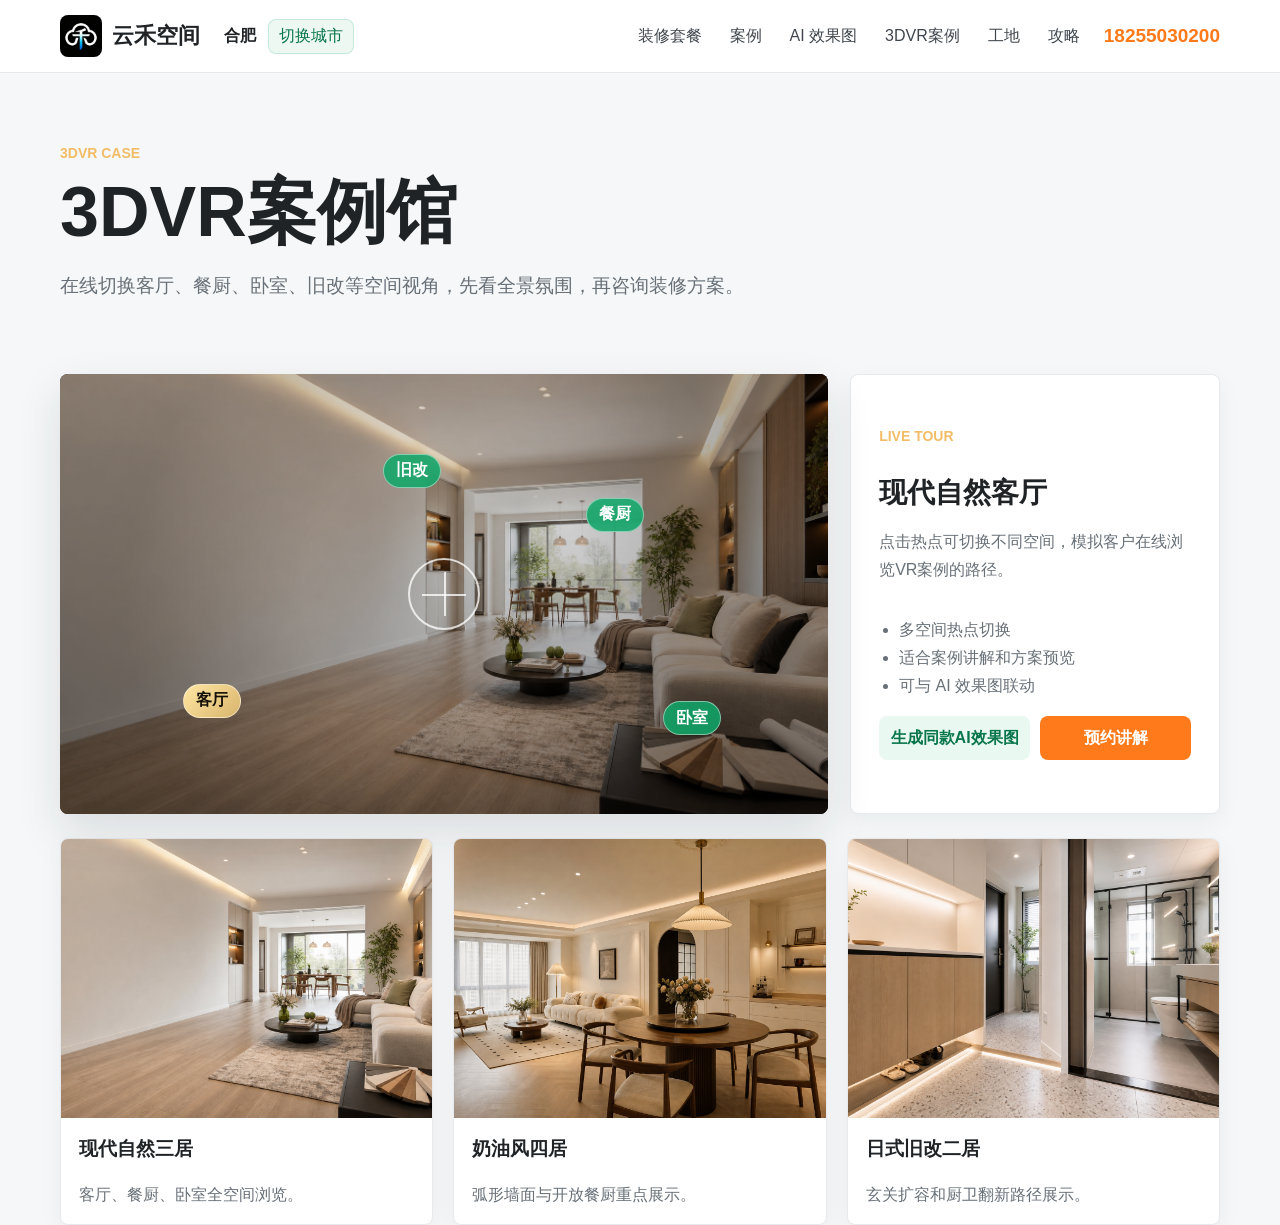
<file: designers.html>
<!doctype html>
<html lang="zh-CN">
  <head>
    <meta charset="UTF-8" />
    <meta name="viewport" content="width=device-width, initial-scale=1.0" />
    <meta http-equiv="refresh" content="0; url=vr.html" />
    <title>3DVR案例馆 | 云禾空间</title>
    <link rel="icon" href="assets/logo.jpg" />
    <link rel="stylesheet" href="styles.css" />
  </head>
  <body>
    <main>
      <section class="page-hero-lite">
        <p class="eyebrow">3DVR CASE</p>
        <h1>已升级为3DVR案例馆</h1>
        <p>当前入口已调整为3DVR观看案例功能。</p>
        <a class="primary-btn" href="vr.html">进入3DVR案例馆</a>
      </section>
    </main>
  </body>
</html>
</file>
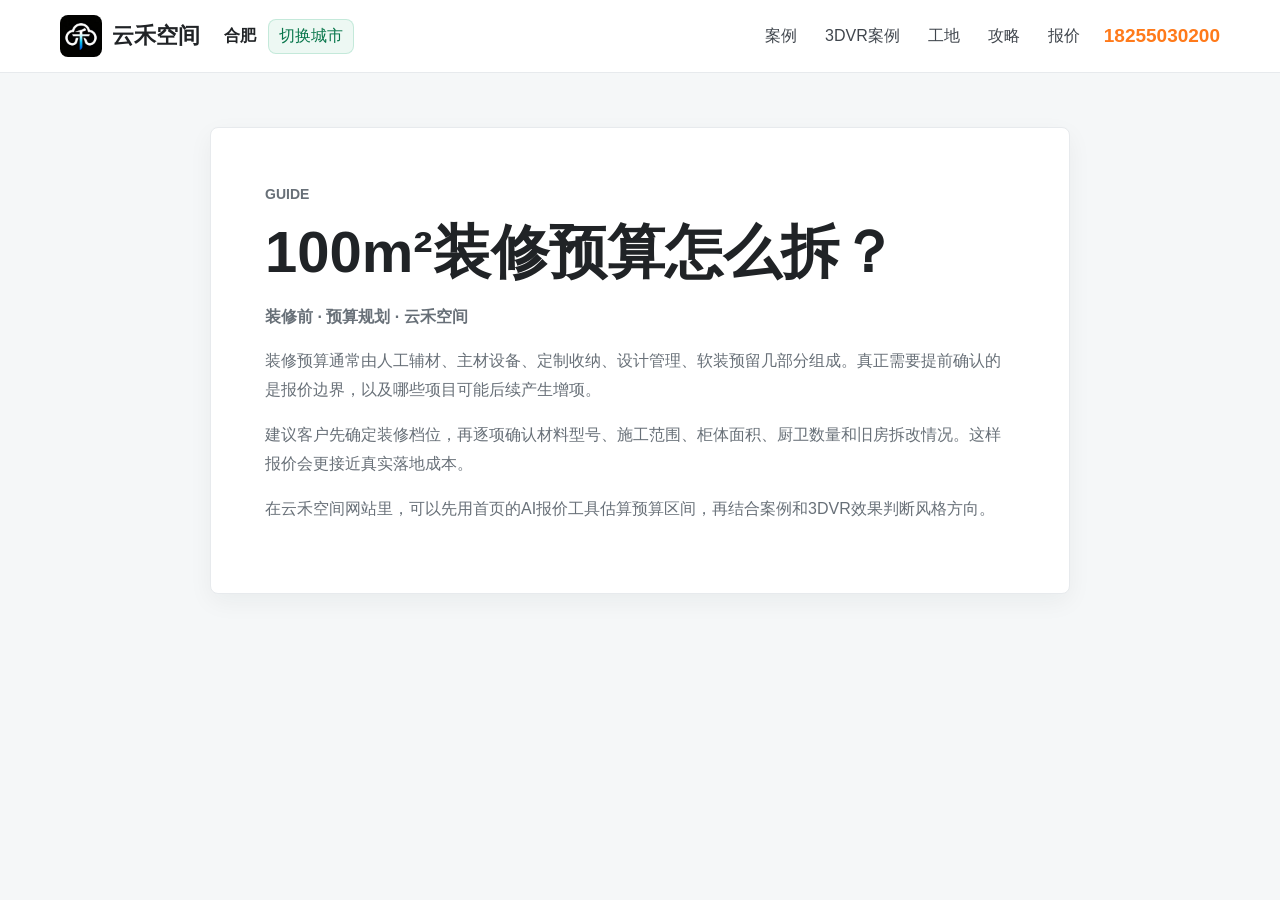
<file: guide-detail.html>
<!doctype html>
<html lang="zh-CN">
  <head>
    <meta charset="UTF-8" />
    <meta name="viewport" content="width=device-width, initial-scale=1.0" />
    <title>100m²装修预算怎么拆？ | 云禾空间</title>
    <link rel="icon" href="assets/logo.jpg" />
    <link rel="stylesheet" href="styles.css" />
  </head>
  <body>
    <header class="site-header">
      <div class="header-inner">
        <a class="brand" href="index.html"><img src="assets/logo.jpg" alt="云禾空间 LOGO" /><span>云禾空间</span></a>
        <div class="city"><span class="current-city">合肥</span> <button type="button">切换城市</button></div>
        <nav class="nav"><a href="cases.html">案例</a><a href="vr.html">3DVR案例</a><a href="sites.html">工地</a><a href="guide.html">攻略</a><a href="index.html#quote">报价</a></nav>
        <a class="phone" href="tel:18255030200">18255030200</a>
      </div>
    </header>
    <main>
      <article class="article-detail">
        <p class="eyebrow">GUIDE</p>
        <h1>100m²装修预算怎么拆？</h1>
        <p class="article-meta">装修前 · 预算规划 · 云禾空间</p>
        <p>装修预算通常由人工辅材、主材设备、定制收纳、设计管理、软装预留几部分组成。真正需要提前确认的是报价边界，以及哪些项目可能后续产生增项。</p>
        <p>建议客户先确定装修档位，再逐项确认材料型号、施工范围、柜体面积、厨卫数量和旧房拆改情况。这样报价会更接近真实落地成本。</p>
        <p>在云禾空间网站里，可以先用首页的AI报价工具估算预算区间，再结合案例和3DVR效果判断风格方向。</p>
      </article>
    </main>
    <script src="script.js"></script>
  </body>
</html>
</file>
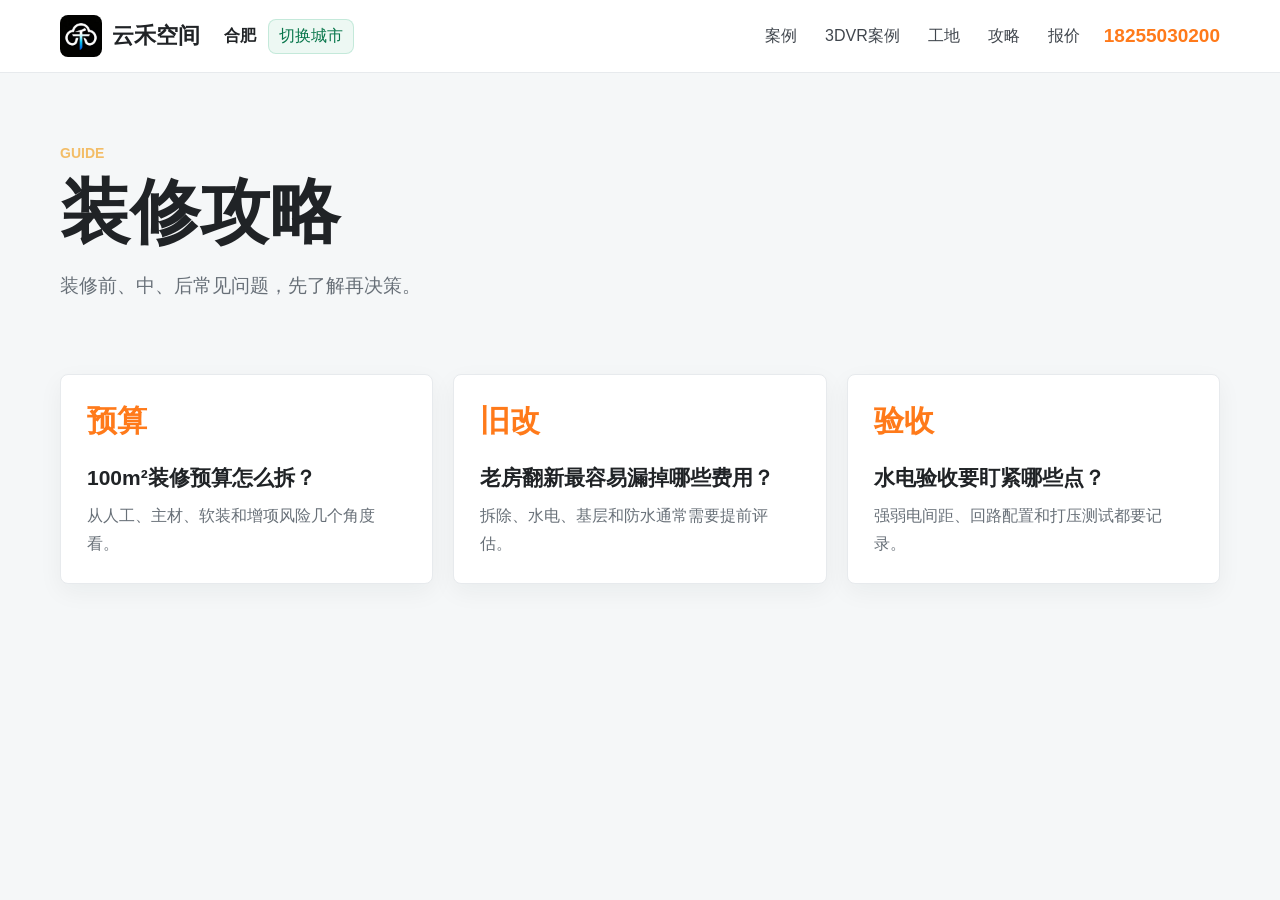
<file: guide.html>
<!doctype html>
<html lang="zh-CN">
  <head>
    <meta charset="UTF-8" />
    <meta name="viewport" content="width=device-width, initial-scale=1.0" />
    <title>装修攻略 | 云禾空间</title>
    <link rel="icon" href="assets/logo.jpg" />
    <link rel="stylesheet" href="styles.css" />
  </head>
  <body>
    <header class="site-header">
      <div class="header-inner">
        <a class="brand" href="index.html"><img src="assets/logo.jpg" alt="云禾空间 LOGO" /><span>云禾空间</span></a>
        <div class="city"><span class="current-city">合肥</span> <button type="button">切换城市</button></div>
        <nav class="nav"><a href="cases.html">案例</a><a href="vr.html">3DVR案例</a><a href="sites.html">工地</a><a href="guide.html">攻略</a><a href="index.html#quote">报价</a></nav>
        <a class="phone" href="tel:18255030200">18255030200</a>
      </div>
    </header>
    <main>
      <section class="page-hero-lite"><p class="eyebrow">GUIDE</p><h1>装修攻略</h1><p>装修前、中、后常见问题，先了解再决策。</p></section>
      <section class="section page-section">
        <div class="article-grid">
          <a href="guide-detail.html"><span>预算</span><h3>100m²装修预算怎么拆？</h3><p>从人工、主材、软装和增项风险几个角度看。</p></a>
          <a href="guide-detail.html"><span>旧改</span><h3>老房翻新最容易漏掉哪些费用？</h3><p>拆除、水电、基层和防水通常需要提前评估。</p></a>
          <a href="guide-detail.html"><span>验收</span><h3>水电验收要盯紧哪些点？</h3><p>强弱电间距、回路配置和打压测试都要记录。</p></a>
        </div>
      </section>
    </main>
    <script src="script.js"></script>
  </body>
</html>
</file>
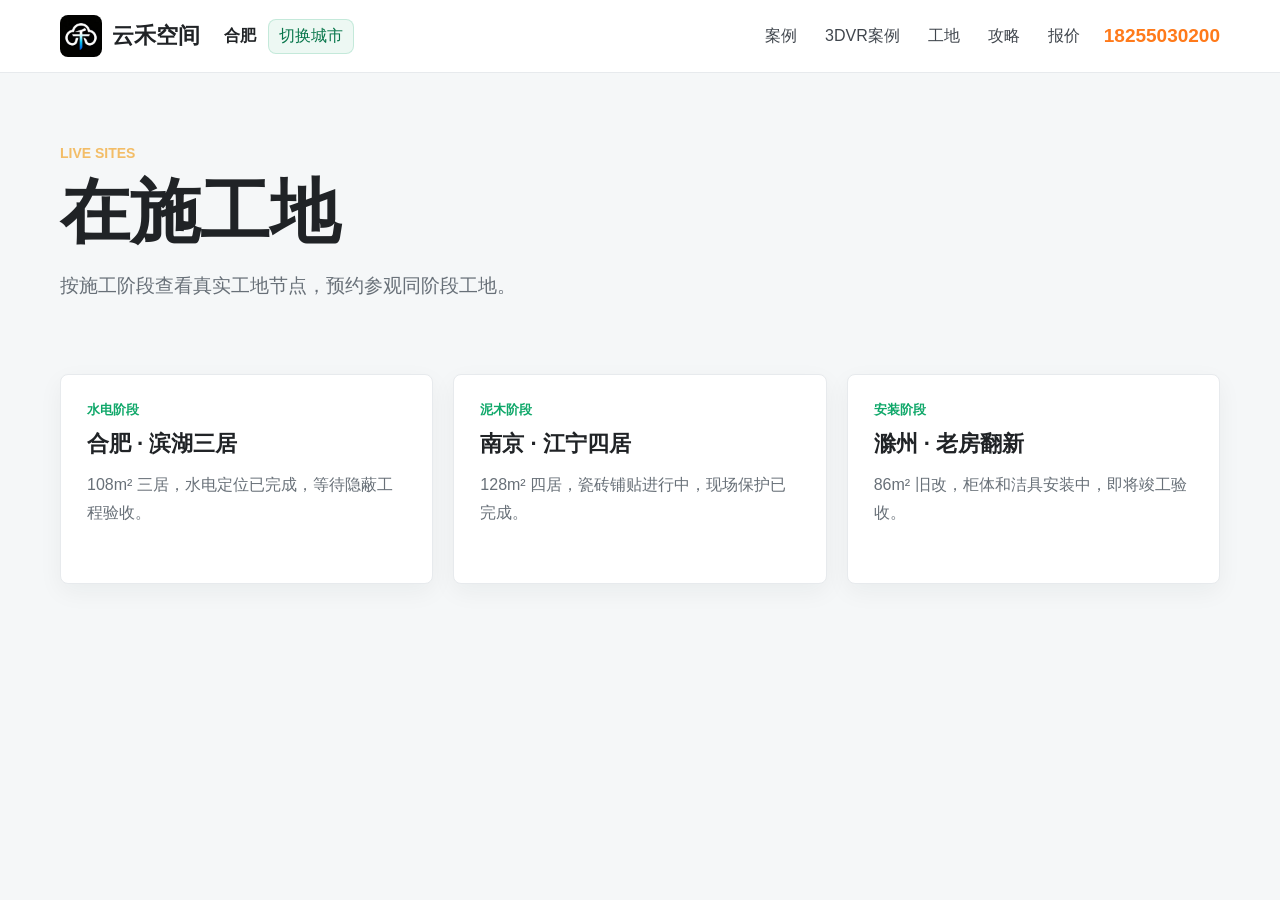
<file: sites.html>
<!doctype html>
<html lang="zh-CN">
  <head>
    <meta charset="UTF-8" />
    <meta name="viewport" content="width=device-width, initial-scale=1.0" />
    <title>在施工地 | 云禾空间</title>
    <link rel="icon" href="assets/logo.jpg" />
    <link rel="stylesheet" href="styles.css" />
  </head>
  <body>
    <header class="site-header">
      <div class="header-inner">
        <a class="brand" href="index.html"><img src="assets/logo.jpg" alt="云禾空间 LOGO" /><span>云禾空间</span></a>
        <div class="city"><span class="current-city">合肥</span> <button type="button">切换城市</button></div>
        <nav class="nav"><a href="cases.html">案例</a><a href="vr.html">3DVR案例</a><a href="sites.html">工地</a><a href="guide.html">攻略</a><a href="index.html#quote">报价</a></nav>
        <a class="phone" href="tel:18255030200">18255030200</a>
      </div>
    </header>
    <main>
      <section class="page-hero-lite"><p class="eyebrow">LIVE SITES</p><h1>在施工地</h1><p>按施工阶段查看真实工地节点，预约参观同阶段工地。</p></section>
      <section class="section page-section">
        <div class="site-grid">
          <article><span>水电阶段</span><h3>合肥 · 滨湖三居</h3><p>108m² 三居，水电定位已完成，等待隐蔽工程验收。</p></article>
          <article><span>泥木阶段</span><h3>南京 · 江宁四居</h3><p>128m² 四居，瓷砖铺贴进行中，现场保护已完成。</p></article>
          <article><span>安装阶段</span><h3>滁州 · 老房翻新</h3><p>86m² 旧改，柜体和洁具安装中，即将竣工验收。</p></article>
        </div>
      </section>
    </main>
    <script src="script.js"></script>
  </body>
</html>
</file>
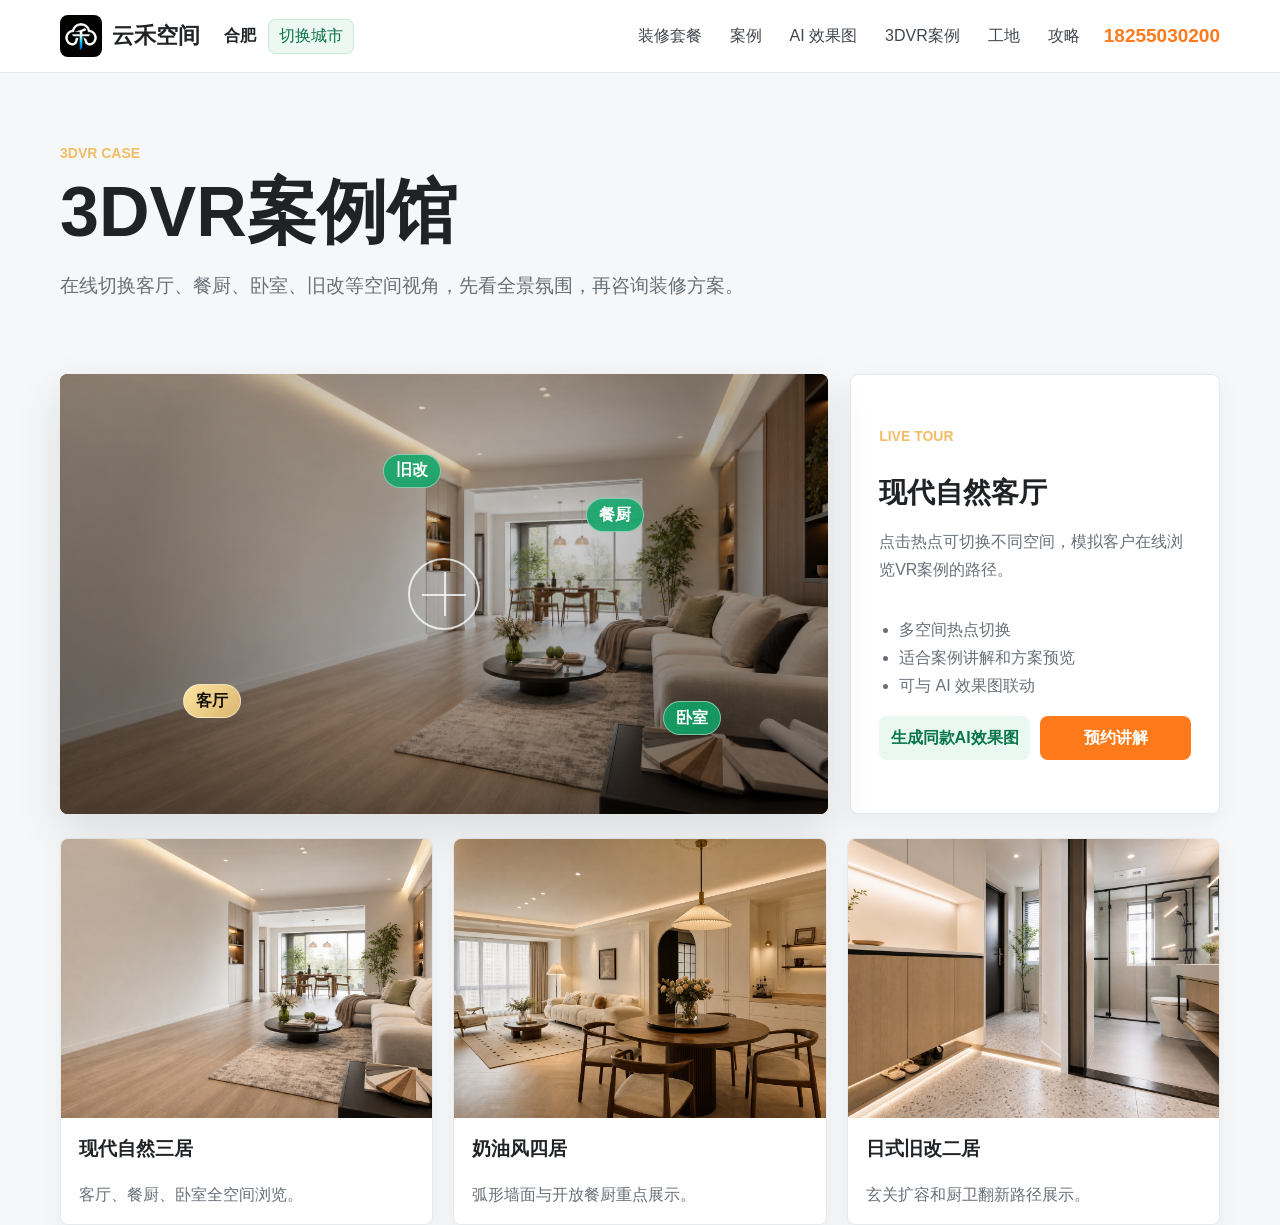
<file: vr.html>
<!doctype html>
<html lang="zh-CN">
  <head>
    <meta charset="UTF-8" />
    <meta name="viewport" content="width=device-width, initial-scale=1.0" />
    <title>3DVR案例馆 | 云禾空间</title>
    <meta name="description" content="云禾空间3DVR案例馆，在线查看客厅、餐厨、卧室等装修空间效果。" />
    <link rel="icon" href="assets/logo.jpg" />
    <link rel="stylesheet" href="styles.css" />
  </head>
  <body>
    <header class="site-header">
      <div class="header-inner">
        <a class="brand" href="index.html"><img src="assets/logo.jpg" alt="云禾空间 LOGO" /><span>云禾空间</span></a>
        <div class="city">合肥 <button type="button">切换城市</button></div>
        <nav class="nav" aria-label="主导航">
          <a href="index.html#packages">装修套餐</a>
          <a href="cases.html">案例</a>
          <a href="index.html#ai-studio">AI 效果图</a>
          <a href="vr.html">3DVR案例</a>
          <a href="sites.html">工地</a>
          <a href="guide.html">攻略</a>
        </nav>
        <a class="phone" href="tel:18255030200">18255030200</a>
      </div>
    </header>

    <main>
      <section class="page-hero-lite">
        <p class="eyebrow">3DVR CASE</p>
        <h1>3DVR案例馆</h1>
        <p>在线切换客厅、餐厨、卧室、旧改等空间视角，先看全景氛围，再咨询装修方案。</p>
      </section>

      <section class="section page-section">
        <div class="vr-layout vr-page-layout">
          <div class="vr-viewer" id="vrViewer">
            <img src="assets/hero-interior.png" alt="3DVR装修案例" />
            <div class="vr-reticle"></div>
            <button class="vr-hotspot living active" type="button" data-vr-room="客厅" data-vr-image="assets/hero-interior.png">客厅</button>
            <button class="vr-hotspot dining" type="button" data-vr-room="餐厨" data-vr-image="assets/case-cream-home.png">餐厨</button>
            <button class="vr-hotspot bedroom" type="button" data-vr-room="卧室" data-vr-image="assets/case-modern-flat.png">卧室</button>
            <button class="vr-hotspot oldroom" type="button" data-vr-room="旧改" data-vr-image="assets/case-old-renovation.png">旧改</button>
          </div>
          <aside class="vr-info">
            <p class="eyebrow">LIVE TOUR</p>
            <h2 id="vrRoomTitle">现代自然客厅</h2>
            <p id="vrRoomCopy">点击热点可切换不同空间，模拟客户在线浏览VR案例的路径。</p>
            <ul class="vr-feature-list">
              <li>多空间热点切换</li>
              <li>适合案例讲解和方案预览</li>
              <li>可与 AI 效果图联动</li>
            </ul>
            <div class="vr-actions">
              <a href="index.html#ai-studio">生成同款AI效果图</a>
              <button type="button" data-lead="预约VR案例讲解">预约讲解</button>
            </div>
          </aside>
        </div>

        <div class="vr-card-grid">
          <article><img src="assets/hero-interior.png" alt="现代客厅VR案例" /><h3>现代自然三居</h3><p>客厅、餐厨、卧室全空间浏览。</p></article>
          <article><img src="assets/case-cream-home.png" alt="奶油风VR案例" /><h3>奶油风四居</h3><p>弧形墙面与开放餐厨重点展示。</p></article>
          <article><img src="assets/case-old-renovation.png" alt="旧改VR案例" /><h3>日式旧改二居</h3><p>玄关扩容和厨卫翻新路径展示。</p></article>
        </div>
      </section>
    </main>

    <dialog class="lead-dialog" id="leadDialog">
      <form method="dialog" class="lead-modal">
        <button class="dialog-close" type="submit" aria-label="关闭">×</button>
        <p class="eyebrow" id="leadEyebrow">FREE SERVICE</p>
        <h2 id="leadTitle">预约VR案例讲解</h2>
        <label><span>房屋面积</span><input id="modalArea" type="number" min="40" max="500" placeholder="例如 100" /></label>
        <label><span>所在城市</span><select id="modalCity"><option>合肥</option><option>南京</option><option>苏州</option><option>芜湖</option></select></label>
        <label><span>手机号码</span><input id="modalPhone" type="tel" placeholder="用于接收方案" /></label>
        <div class="modal-estimate"><span>预估基础预算</span><strong id="modalBudget">--</strong></div>
        <button class="modal-submit" type="button" id="modalSubmit">立即预约</button>
        <small id="modalNote">可预约顾问在线讲解VR案例</small>
      </form>
    </dialog>

    <script src="script.js"></script>
  </body>
</html>
</file>
<file: styles.css>
:root {
  --ink: #202326;
  --muted: #687078;
  --line: #e7eaed;
  --paper: #f5f7f8;
  --white: #ffffff;
  --brand: #10a86a;
  --brand-dark: #08764b;
  --orange: #ff7a1a;
  --gold: #d8b56d;
  --black: #080b10;
  --shadow: 0 18px 46px rgba(23, 35, 45, 0.12);
}

* {
  box-sizing: border-box;
}

html {
  scroll-behavior: smooth;
}

body {
  margin: 0;
  color: var(--ink);
  background: var(--paper);
  font-family: "Microsoft YaHei", "PingFang SC", Arial, sans-serif;
}

a {
  color: inherit;
  text-decoration: none;
}

button,
input,
select,
textarea {
  font: inherit;
}

button {
  cursor: pointer;
}

h1,
h2,
h3,
p {
  margin-top: 0;
}

.site-header {
  position: sticky;
  top: 0;
  z-index: 20;
  background: rgba(255, 255, 255, 0.95);
  border-bottom: 1px solid var(--line);
  backdrop-filter: blur(18px);
}

.header-inner,
.hero-inner,
.quick-entry,
.section,
.footer {
  max-width: 1200px;
  margin: 0 auto;
}

.header-inner {
  display: flex;
  align-items: center;
  gap: 24px;
  min-height: 72px;
  padding: 0 20px;
}

.brand,
.nav,
.hero-actions,
.hero-stats,
.footer {
  display: flex;
  align-items: center;
}

.brand {
  gap: 10px;
  font-size: 22px;
  font-weight: 900;
  white-space: nowrap;
}

.brand img {
  display: block;
  width: 42px;
  height: 42px;
  object-fit: cover;
  background: #000;
  border-radius: 8px;
}

.city {
  margin-right: auto;
  color: var(--muted);
  white-space: nowrap;
}

.city .current-city {
  color: var(--ink);
  font-weight: 900;
}

.city button {
  margin-left: 8px;
  padding: 6px 10px;
  color: var(--brand-dark);
  background: #edf8f3;
  border: 1px solid rgba(16, 168, 106, 0.18);
  border-radius: 8px;
}

.city-dialog {
  width: min(92vw, 680px);
  padding: 0;
  color: var(--ink);
  background: transparent;
  border: 0;
}

.city-dialog::backdrop {
  background: rgba(0, 0, 0, 0.48);
}

.city-modal {
  position: relative;
  display: grid;
  gap: 22px;
  padding: 30px;
  background: var(--white);
  border-radius: 8px;
  box-shadow: var(--shadow);
}

.city-modal h2 {
  margin-bottom: 0;
  font-size: 30px;
}

.city-current {
  padding: 14px 16px;
  color: var(--muted);
  background: #f4f7f5;
  border-radius: 8px;
}

.city-current strong {
  color: var(--brand-dark);
}

.city-modal h3 {
  margin-bottom: 12px;
  font-size: 18px;
}

.city-grid,
.city-alpha {
  display: flex;
  gap: 10px;
  flex-wrap: wrap;
}

.city-grid button,
.city-alpha button {
  min-height: 38px;
  padding: 0 14px;
  color: var(--ink);
  background: #f5f7f8;
  border: 1px solid var(--line);
  border-radius: 8px;
  font-weight: 800;
}

.city-grid button:hover,
.city-alpha button:hover {
  color: var(--white);
  background: var(--brand);
}

.city-alpha span {
  display: inline-flex;
  min-width: 28px;
  align-items: center;
  justify-content: center;
  color: var(--orange);
  font-weight: 900;
}

.city-note {
  margin: 0;
  color: var(--muted);
  font-size: 13px;
}

.nav {
  gap: 28px;
  color: #40464d;
}

.nav a:hover {
  color: var(--brand);
}

.phone {
  color: var(--orange);
  font-size: 19px;
  font-weight: 900;
  white-space: nowrap;
}

.hero {
  position: relative;
  overflow: hidden;
  min-height: 620px;
  color: var(--white);
}

.hero-bg,
.hero-shade {
  position: absolute;
  inset: 0;
}

.hero-bg {
  width: 100%;
  height: 100%;
  object-fit: cover;
}

.hero-shade {
  background:
    linear-gradient(90deg, rgba(5, 18, 20, 0.88), rgba(5, 18, 20, 0.58) 52%, rgba(5, 18, 20, 0.2)),
    linear-gradient(0deg, rgba(5, 18, 20, 0.2), rgba(5, 18, 20, 0.2));
}

.hero-inner {
  position: relative;
  z-index: 1;
  display: grid;
  grid-template-columns: minmax(0, 1fr) 380px;
  align-items: center;
  gap: 70px;
  min-height: 620px;
  padding: 68px 20px;
}

.eyebrow {
  margin-bottom: 14px;
  color: #f3bd67;
  font-size: 14px;
  font-weight: 900;
}

h1 {
  max-width: 760px;
  margin-bottom: 20px;
  font-size: clamp(42px, 6vw, 72px);
  line-height: 1.06;
  letter-spacing: 0;
}

.hero-copy p:not(.eyebrow) {
  max-width: 650px;
  color: rgba(255, 255, 255, 0.86);
  font-size: 19px;
  line-height: 1.8;
}

.hero-actions {
  gap: 14px;
  margin-top: 30px;
  flex-wrap: wrap;
}

.primary-btn,
.ghost-btn,
.lead-card button,
.package-card a,
.case-search button,
.designer-grid button,
.generate-btn,
.key-toggle,
.key-panel button {
  display: inline-flex;
  align-items: center;
  justify-content: center;
  min-height: 46px;
  padding: 0 22px;
  border: 0;
  border-radius: 8px;
  font-weight: 900;
}

.primary-btn,
.lead-card button,
.case-search button,
.designer-grid button,
.generate-btn {
  color: var(--white);
  background: var(--orange);
}

.ghost-btn {
  color: var(--white);
  border: 1px solid rgba(255, 255, 255, 0.45);
  background: rgba(255, 255, 255, 0.08);
}

.hero-stats {
  gap: 30px;
  margin-top: 38px;
  color: rgba(255, 255, 255, 0.76);
  flex-wrap: wrap;
}

.hero-stats strong {
  display: block;
  color: var(--white);
  font-size: 28px;
}

.lead-card,
.calc-card {
  display: grid;
  gap: 16px;
  padding: 28px;
  color: var(--ink);
  background: rgba(255, 255, 255, 0.96);
  border-radius: 8px;
  box-shadow: var(--shadow);
}

.lead-card h2 {
  margin-bottom: 0;
  font-size: 25px;
}

label {
  display: grid;
  gap: 8px;
  color: var(--muted);
  font-size: 14px;
}

label span {
  font-weight: 800;
}

input,
select,
textarea {
  width: 100%;
  color: var(--ink);
  background: var(--white);
  border: 1px solid var(--line);
  border-radius: 8px;
  outline: none;
}

input,
select {
  min-height: 46px;
  padding: 0 14px;
}

textarea {
  min-height: 170px;
  padding: 14px;
  resize: vertical;
  line-height: 1.75;
}

input:focus,
select:focus,
textarea:focus {
  border-color: var(--brand);
  box-shadow: 0 0 0 3px rgba(16, 168, 106, 0.12);
}

.lead-card p,
.form-note {
  margin: 0;
  color: var(--muted);
  font-size: 13px;
}

.quick-entry {
  position: relative;
  z-index: 2;
  display: grid;
  grid-template-columns: repeat(6, minmax(0, 1fr));
  gap: 1px;
  margin-top: -38px;
  padding: 0 20px;
}

.quick-entry a {
  display: grid;
  min-height: 104px;
  place-items: center;
  gap: 8px;
  background: var(--white);
  border: 1px solid var(--line);
  font-weight: 900;
}

.quick-entry span {
  display: grid;
  width: 38px;
  height: 38px;
  place-items: center;
  color: var(--white);
  background: var(--brand);
  border-radius: 8px;
}

.trust-strip {
  display: grid;
  grid-template-columns: repeat(5, minmax(0, 1fr));
  max-width: 1200px;
  margin: 22px auto 0;
  padding: 0 20px;
  gap: 14px;
}

.trust-strip div {
  display: grid;
  min-height: 96px;
  place-items: center;
  gap: 6px;
  background: var(--white);
  border: 1px solid var(--line);
  border-radius: 8px;
  box-shadow: 0 8px 24px rgba(23, 35, 45, 0.05);
}

.trust-strip strong {
  color: var(--brand-dark);
  font-size: 28px;
}

.trust-strip span {
  color: var(--muted);
}

.section {
  padding: 78px 20px 0;
}

.page-hero-lite {
  max-width: 1200px;
  margin: 0 auto;
  padding: 72px 20px 26px;
}

.page-hero-lite h1 {
  color: var(--ink);
  font-size: clamp(42px, 6vw, 70px);
}

.page-hero-lite p:not(.eyebrow) {
  max-width: 720px;
  color: var(--muted);
  font-size: 19px;
  line-height: 1.8;
}

.page-section {
  padding-top: 26px;
}

.section-head {
  margin-bottom: 28px;
}

.section-head h2,
.quote-copy h2 {
  margin-bottom: 0;
  font-size: clamp(30px, 4vw, 44px);
  line-height: 1.18;
  letter-spacing: 0;
}

.split {
  display: flex;
  align-items: end;
  justify-content: space-between;
  gap: 24px;
}

.package-grid,
.case-grid,
.designer-grid,
.site-grid,
.promise-grid,
.sample-grid,
.build-grid,
.article-grid {
  display: grid;
  gap: 20px;
}

.promise-grid {
  grid-template-columns: repeat(3, minmax(0, 1fr));
}

.promise-grid article,
.build-grid article,
.article-grid article {
  min-height: 210px;
  padding: 26px;
  background: var(--white);
  border: 1px solid var(--line);
  border-radius: 8px;
  box-shadow: 0 8px 24px rgba(23, 35, 45, 0.05);
}

.promise-grid span,
.article-grid span {
  display: block;
  margin-bottom: 22px;
  color: var(--orange);
  font-size: 30px;
  font-weight: 900;
}

.promise-grid h3,
.build-grid h3,
.article-grid h3 {
  margin-bottom: 10px;
  font-size: 21px;
}

.promise-grid p,
.build-grid p,
.article-grid p {
  margin-bottom: 0;
  color: var(--muted);
  line-height: 1.72;
}

.package-grid {
  grid-template-columns: 1.2fr 1fr 1fr;
}

.package-card,
.case-card,
.designer-grid article,
.site-grid article,
.prompt-panel,
.result-panel {
  background: var(--white);
  border: 1px solid var(--line);
  border-radius: 8px;
  box-shadow: 0 8px 24px rgba(23, 35, 45, 0.05);
}

.package-card {
  min-height: 260px;
  padding: 28px;
}

.package-card.featured {
  color: var(--white);
  background: linear-gradient(135deg, var(--brand-dark), var(--brand));
}

.tag {
  display: inline-flex;
  margin-bottom: 26px;
  padding: 6px 10px;
  color: var(--brand-dark);
  background: #eaf8f2;
  border-radius: 999px;
  font-size: 13px;
  font-weight: 900;
}

.featured .tag {
  color: var(--white);
  background: rgba(255, 255, 255, 0.18);
}

.package-card h3,
.designer-grid h3,
.site-grid h3 {
  margin-bottom: 12px;
  font-size: 22px;
}

.package-card p,
.case-card p,
.designer-grid p,
.site-grid p,
.quote-copy p {
  color: var(--muted);
  line-height: 1.72;
}

.featured p {
  color: rgba(255, 255, 255, 0.78);
}

.package-card strong {
  display: block;
  margin: 24px 0 16px;
  color: var(--orange);
  font-size: 28px;
}

.featured strong {
  color: var(--white);
}

.package-card a,
.detail-link {
  color: var(--brand-dark);
  background: #eaf8f2;
}

.featured a,
.featured .detail-link {
  color: var(--brand-dark);
  background: var(--white);
}

.detail-link {
  min-height: 46px;
  padding: 0 22px;
  border: 0;
  border-radius: 8px;
  font-weight: 900;
}

.case-search {
  display: grid;
  grid-template-columns: 220px 78px;
  gap: 8px;
}

.filters {
  margin-bottom: 20px;
  padding: 8px 20px;
  background: var(--white);
  border: 1px solid var(--line);
  border-radius: 8px;
}

.filter-row {
  display: flex;
  align-items: center;
  gap: 12px;
  padding: 13px 0;
  border-bottom: 1px dashed var(--line);
  flex-wrap: wrap;
}

.filter-row:last-child {
  border-bottom: 0;
}

.filter-row span {
  width: 48px;
  font-weight: 900;
}

.filter-row button,
.level-options button {
  min-height: 34px;
  padding: 0 13px;
  color: #555d64;
  background: #f4f7f5;
  border: 1px solid var(--line);
  border-radius: 8px;
}

.filter-row button.active,
.filter-row button:hover,
.level-options button.active {
  color: var(--white);
  background: var(--brand);
}

.case-toolbar {
  display: flex;
  align-items: center;
  justify-content: space-between;
  margin-bottom: 18px;
}

.case-toolbar span {
  color: var(--muted);
}

.case-grid {
  grid-template-columns: repeat(4, minmax(0, 1fr));
}

.case-card {
  overflow: hidden;
  transition: transform 0.2s ease, box-shadow 0.2s ease;
}

.case-card:hover {
  transform: translateY(-4px);
  box-shadow: var(--shadow);
  cursor: pointer;
}

.case-card.hidden {
  display: none;
}

.case-card img {
  display: block;
  width: 100%;
  aspect-ratio: 4 / 3;
  object-fit: cover;
}

.case-card div {
  padding: 18px;
}

.case-card span,
.site-grid span {
  display: block;
  margin-bottom: 10px;
  color: var(--brand);
  font-size: 13px;
  font-weight: 900;
}

.case-card h3 {
  min-height: 78px;
  margin-bottom: 10px;
  font-size: 19px;
  line-height: 1.38;
}

.ai-studio {
  max-width: none;
  margin-top: 78px;
  padding: 84px max(20px, calc((100vw - 1200px) / 2));
  color: var(--white);
  background:
    radial-gradient(circle at 18% 10%, rgba(216, 181, 109, 0.18), transparent 30%),
    linear-gradient(135deg, #07100d, #0b0d12);
}

.ai-studio .section-head {
  max-width: 1200px;
  margin-inline: auto;
}

.ai-studio .section-head p:not(.eyebrow) {
  max-width: 560px;
  color: rgba(255, 255, 255, 0.72);
  line-height: 1.8;
}

.key-toggle,
.key-panel button {
  color: #151006;
  background: linear-gradient(135deg, #ffe6a2, #d8b56d 52%, #a9782f);
}

.key-panel {
  display: grid;
  grid-template-columns: minmax(0, 1fr) minmax(0, 1fr) auto;
  align-items: end;
  gap: 14px;
  max-width: 1200px;
  margin: 0 auto 20px;
  padding: 18px;
  background: rgba(255, 255, 255, 0.08);
  border: 1px solid rgba(255, 255, 255, 0.14);
  border-radius: 12px;
}

.key-panel p {
  grid-column: 1 / -1;
  margin: 0;
  color: rgba(255, 255, 255, 0.68);
  font-size: 13px;
}

.ai-grid {
  display: grid;
  grid-template-columns: minmax(0, 0.92fr) minmax(0, 1.08fr);
  gap: 22px;
  max-width: 1200px;
  margin: 0 auto;
}

.prompt-panel,
.result-panel {
  padding: 24px;
  color: var(--ink);
}

.ai-steps {
  display: grid;
  grid-template-columns: repeat(3, minmax(0, 1fr));
  gap: 8px;
}

.ai-steps span {
  min-height: 36px;
  padding: 9px 10px;
  color: var(--muted);
  background: #f5f7f8;
  border: 1px solid var(--line);
  border-radius: 8px;
  font-size: 13px;
  font-weight: 800;
  text-align: center;
}

.ai-steps .active {
  color: var(--brand-dark);
  background: #eaf8f2;
  border-color: rgba(34, 126, 94, 0.22);
}

.chips {
  display: flex;
  gap: 10px;
  flex-wrap: wrap;
}

.chips button,
.result-toolbar button {
  min-height: 38px;
  padding: 0 13px;
  color: var(--ink);
  background: #f5f7f8;
  border: 1px solid var(--line);
  border-radius: 999px;
}

.control-grid {
  display: grid;
  grid-template-columns: repeat(2, minmax(0, 1fr));
  gap: 14px;
}

.reference-upload {
  display: grid;
  gap: 12px;
  padding: 16px;
  background: #f8faf9;
  border: 1px dashed #b8c9c2;
  border-radius: 8px;
}

.reference-upload span {
  display: block;
  margin-bottom: 4px;
  color: var(--ink);
  font-weight: 800;
}

.reference-upload p {
  margin: 0;
  color: var(--muted);
  font-size: 13px;
  line-height: 1.6;
}

.upload-drop {
  display: grid;
  min-height: 74px;
  place-items: center;
  padding: 12px;
  color: var(--brand-dark);
  background: var(--white);
  border: 1px solid var(--line);
  border-radius: 8px;
  cursor: pointer;
}

.upload-drop strong,
.upload-drop small {
  display: block;
}

.upload-drop small {
  color: var(--muted);
  font-size: 12px;
}

.reference-list {
  display: grid;
  grid-template-columns: repeat(3, minmax(0, 1fr));
  gap: 10px;
}

.reference-card {
  position: relative;
  overflow: hidden;
  min-height: 96px;
  border-radius: 8px;
  border: 1px solid var(--line);
  background: var(--white);
}

.reference-card img {
  display: block;
  width: 100%;
  aspect-ratio: 1;
  object-fit: cover;
}

.reference-card button {
  position: absolute;
  right: 6px;
  bottom: 6px;
  min-height: 30px;
  padding: 0 9px;
  color: var(--white);
  background: rgba(17, 24, 39, 0.72);
  border-radius: 6px;
  font-size: 12px;
}

.generate-btn {
  display: grid;
  min-height: 58px;
  gap: 2px;
  background: linear-gradient(135deg, var(--orange), #c36a1f);
}

.generate-btn small {
  font-size: 12px;
  opacity: 0.8;
}

.generate-btn[disabled] {
  cursor: progress;
  opacity: 0.72;
}

.progress-line {
  overflow: hidden;
  height: 8px;
  background: #edf1ef;
  border-radius: 999px;
}

.progress-line span {
  display: block;
  width: 42%;
  height: 100%;
  background: linear-gradient(90deg, var(--brand), var(--gold));
  border-radius: inherit;
  animation: progress-slide 1.2s ease-in-out infinite;
}

@keyframes progress-slide {
  0% {
    transform: translateX(-110%);
  }

  100% {
    transform: translateX(250%);
  }
}

.stable-mode {
  display: flex;
  align-items: center;
  gap: 10px;
}

.stable-mode input {
  width: auto;
}

.result-toolbar {
  display: flex;
  align-items: end;
  justify-content: space-between;
  gap: 18px;
  margin-bottom: 18px;
}

.result-toolbar h2 {
  margin: 0;
}

.result-grid {
  display: grid;
  grid-template-columns: repeat(2, minmax(0, 1fr));
  gap: 14px;
}

.empty-result,
.result-card {
  overflow: hidden;
  min-height: 270px;
  background: #f4f7f5;
  border: 1px solid var(--line);
  border-radius: 10px;
}

.empty-result {
  display: grid;
  grid-column: 1 / -1;
  place-items: center;
  align-content: center;
  padding: 32px;
  text-align: center;
}

.empty-result span {
  display: grid;
  width: 68px;
  height: 68px;
  margin-bottom: 18px;
  place-items: center;
  color: #151006;
  background: linear-gradient(135deg, #ffe6a2, var(--gold));
  border-radius: 18px;
  font-weight: 900;
}

.result-card img {
  display: block;
  width: 100%;
  aspect-ratio: 1;
  object-fit: cover;
}

.result-card div {
  display: flex;
  align-items: center;
  justify-content: space-between;
  gap: 10px;
  padding: 12px;
}

.result-card span {
  min-width: 0;
  color: var(--muted);
  font-size: 13px;
  font-weight: 700;
  overflow: hidden;
  text-overflow: ellipsis;
  white-space: nowrap;
}

.result-card a {
  color: var(--brand-dark);
  font-weight: 800;
  white-space: nowrap;
}

.designer-grid,
.site-grid {
  grid-template-columns: repeat(3, minmax(0, 1fr));
}

.designer-grid article,
.site-grid article {
  padding: 26px;
}

.avatar {
  display: grid;
  width: 58px;
  height: 58px;
  margin-bottom: 20px;
  place-items: center;
  color: var(--white);
  background: linear-gradient(135deg, var(--brand), #0f7bdc);
  border-radius: 50%;
  font-size: 24px;
  font-weight: 900;
}

.designer-grid button {
  min-height: 38px;
  margin-top: 8px;
  background: var(--brand);
}

.vr-layout {
  display: grid;
  grid-template-columns: minmax(0, 1.35fr) minmax(320px, 0.65fr);
  gap: 22px;
  align-items: stretch;
}

.vr-viewer {
  position: relative;
  overflow: hidden;
  min-height: 440px;
  background: #111;
  border-radius: 8px;
  box-shadow: var(--shadow);
}

.vr-viewer img {
  position: absolute;
  inset: 0;
  width: 112%;
  height: 100%;
  object-fit: cover;
  transform: translateX(-4%);
  transition: opacity 0.25s ease, transform 0.35s ease;
}

.vr-viewer:hover img {
  transform: translateX(-8%) scale(1.04);
}

.vr-viewer::after {
  position: absolute;
  inset: 0;
  background:
    radial-gradient(circle at center, transparent 0 32%, rgba(0, 0, 0, 0.22) 72%),
    linear-gradient(180deg, rgba(0, 0, 0, 0.08), rgba(0, 0, 0, 0.38));
  content: "";
}

.vr-reticle {
  position: absolute;
  top: 50%;
  left: 50%;
  z-index: 2;
  width: 72px;
  height: 72px;
  border: 2px solid rgba(255, 255, 255, 0.76);
  border-radius: 50%;
  transform: translate(-50%, -50%);
  pointer-events: none;
}

.vr-reticle::before,
.vr-reticle::after {
  position: absolute;
  background: rgba(255, 255, 255, 0.76);
  content: "";
}

.vr-reticle::before {
  top: 50%;
  left: 12px;
  right: 12px;
  height: 2px;
}

.vr-reticle::after {
  top: 12px;
  bottom: 12px;
  left: 50%;
  width: 2px;
}

.vr-hotspot {
  position: absolute;
  z-index: 3;
  min-height: 34px;
  padding: 0 12px;
  color: var(--white);
  background: rgba(16, 168, 106, 0.86);
  border: 1px solid rgba(255, 255, 255, 0.45);
  border-radius: 999px;
  font-weight: 900;
  backdrop-filter: blur(8px);
}

.vr-hotspot.active {
  color: #151006;
  background: linear-gradient(135deg, #ffe6a2, var(--gold));
}

.vr-hotspot.living {
  left: 16%;
  bottom: 22%;
}

.vr-hotspot.dining {
  right: 24%;
  top: 28%;
}

.vr-hotspot.bedroom {
  right: 14%;
  bottom: 18%;
}

.vr-hotspot.oldroom {
  left: 42%;
  top: 18%;
}

.vr-info {
  display: grid;
  align-content: center;
  gap: 16px;
  padding: 28px;
  background: var(--white);
  border: 1px solid var(--line);
  border-radius: 8px;
  box-shadow: 0 8px 24px rgba(23, 35, 45, 0.05);
}

.vr-info h2,
.vr-info h3 {
  margin-bottom: 0;
  font-size: 28px;
}

.vr-info p:not(.eyebrow),
.vr-feature-list {
  color: var(--muted);
  line-height: 1.75;
}

.vr-feature-list {
  margin: 0;
  padding-left: 20px;
}

.vr-actions {
  display: grid;
  grid-template-columns: 1fr 1fr;
  gap: 10px;
}

.vr-actions a,
.vr-actions button {
  display: inline-flex;
  min-height: 44px;
  align-items: center;
  justify-content: center;
  border: 0;
  border-radius: 8px;
  font-weight: 900;
}

.vr-actions a {
  color: var(--brand-dark);
  background: #eaf8f2;
}

.vr-actions button {
  color: var(--white);
  background: var(--orange);
}

.vr-card-grid {
  display: grid;
  grid-template-columns: repeat(3, minmax(0, 1fr));
  gap: 20px;
  margin-top: 24px;
}

.vr-card-grid article {
  overflow: hidden;
  background: var(--white);
  border: 1px solid var(--line);
  border-radius: 8px;
  box-shadow: 0 8px 24px rgba(23, 35, 45, 0.05);
}

.vr-card-grid img {
  display: block;
  width: 100%;
  aspect-ratio: 4 / 3;
  object-fit: cover;
}

.vr-card-grid h3,
.vr-card-grid p {
  margin-inline: 18px;
}

.vr-card-grid h3 {
  margin-top: 18px;
}

.vr-card-grid p {
  color: var(--muted);
  line-height: 1.7;
}

.site-grid article {
  min-height: 210px;
}

.process-track {
  display: grid;
  grid-template-columns: repeat(4, minmax(0, 1fr));
  gap: 14px;
  counter-reset: step;
}

.process-track article {
  position: relative;
  min-height: 210px;
  padding: 26px;
  background: var(--white);
  border: 1px solid var(--line);
  border-radius: 8px;
  box-shadow: 0 8px 24px rgba(23, 35, 45, 0.05);
}

.process-track article::after {
  position: absolute;
  top: 42px;
  right: -13px;
  width: 26px;
  height: 2px;
  background: var(--gold);
  content: "";
}

.process-track article:last-child::after {
  display: none;
}

.process-track span {
  display: grid;
  width: 48px;
  height: 48px;
  margin-bottom: 26px;
  place-items: center;
  color: #151006;
  background: linear-gradient(135deg, #ffe6a2, var(--gold));
  border-radius: 8px;
  font-weight: 900;
}

.process-track h3 {
  margin-bottom: 10px;
  font-size: 22px;
}

.process-track p {
  margin-bottom: 0;
  color: var(--muted);
  line-height: 1.72;
}

.standard-layout {
  display: grid;
  grid-template-columns: minmax(0, 1.05fr) minmax(360px, 0.95fr);
  gap: 22px;
  align-items: stretch;
}

.standard-photo {
  position: relative;
  overflow: hidden;
  min-height: 430px;
  border-radius: 8px;
  box-shadow: var(--shadow);
}

.standard-photo img {
  position: absolute;
  inset: 0;
  width: 100%;
  height: 100%;
  object-fit: cover;
}

.standard-photo::after {
  position: absolute;
  inset: 0;
  background: linear-gradient(180deg, rgba(0, 0, 0, 0.02), rgba(0, 0, 0, 0.28));
  content: "";
}

.standard-list {
  display: grid;
  gap: 14px;
}

.standard-list article {
  display: grid;
  grid-template-columns: 54px minmax(0, 1fr);
  gap: 0 16px;
  align-content: center;
  min-height: 134px;
  padding: 22px;
  background: var(--white);
  border: 1px solid var(--line);
  border-radius: 8px;
  box-shadow: 0 8px 24px rgba(23, 35, 45, 0.05);
}

.standard-list article:hover,
.process-track article:hover,
.showroom-card:hover {
  transform: translateY(-3px);
  box-shadow: var(--shadow);
  cursor: pointer;
}

.standard-list article,
.process-track article,
.showroom-card {
  transition: transform 0.2s ease, box-shadow 0.2s ease;
}

.standard-list strong {
  grid-row: 1 / 3;
  color: var(--orange);
  font-size: 30px;
}

.standard-list h3 {
  margin-bottom: 8px;
  font-size: 21px;
}

.standard-list p {
  margin-bottom: 0;
  color: var(--muted);
  line-height: 1.72;
}

.showroom-grid {
  display: grid;
  grid-template-columns: 1.35fr 1fr 1fr;
  gap: 20px;
}

.showroom-card {
  overflow: hidden;
  background: var(--white);
  border: 1px solid var(--line);
  border-radius: 8px;
  box-shadow: 0 8px 24px rgba(23, 35, 45, 0.05);
}

.showroom-card img {
  display: block;
  width: 100%;
  aspect-ratio: 4 / 3;
  object-fit: cover;
}

.showroom-card.large img {
  aspect-ratio: 16 / 9;
}

.showroom-card div {
  padding: 20px;
}

.showroom-card span {
  display: block;
  margin-bottom: 10px;
  color: var(--brand);
  font-size: 13px;
  font-weight: 900;
}

.showroom-card h3 {
  margin-bottom: 10px;
  font-size: 22px;
}

.showroom-card p {
  color: var(--muted);
  line-height: 1.72;
}

.text-link {
  color: var(--brand-dark);
  font-weight: 900;
}

.sample-grid {
  grid-template-columns: 1.4fr 1fr 1fr;
}

.sample-card {
  overflow: hidden;
  background: var(--white);
  border: 1px solid var(--line);
  border-radius: 8px;
  box-shadow: 0 8px 24px rgba(23, 35, 45, 0.05);
}

.sample-card:hover,
.site-grid article:hover,
.article-grid article:hover,
.promise-grid article:hover,
.build-grid article:hover {
  transform: translateY(-3px);
  box-shadow: var(--shadow);
  cursor: pointer;
}

.sample-card,
.site-grid article,
.article-grid article,
.promise-grid article,
.build-grid article {
  transition: transform 0.2s ease, box-shadow 0.2s ease;
}

.sample-card img {
  display: block;
  width: 100%;
  aspect-ratio: 4 / 3;
  object-fit: cover;
}

.sample-card.large img {
  aspect-ratio: 16 / 9;
}

.sample-card div {
  padding: 20px;
}

.sample-card span {
  display: block;
  margin-bottom: 10px;
  color: var(--brand);
  font-size: 13px;
  font-weight: 900;
}

.sample-card h3 {
  margin-bottom: 10px;
  font-size: 22px;
}

.sample-card p {
  color: var(--muted);
  line-height: 1.72;
}

.build-grid {
  grid-template-columns: repeat(4, minmax(0, 1fr));
}

.build-grid article {
  min-height: 190px;
  background:
    linear-gradient(145deg, rgba(255, 255, 255, 0.96), rgba(255, 255, 255, 0.9)),
    url("assets/hero-interior.png") center / cover;
}

.quote-section {
  display: grid;
  grid-template-columns: minmax(0, 0.92fr) minmax(460px, 1.08fr);
  gap: 70px;
  align-items: center;
}

.quote-highlights {
  display: flex;
  gap: 10px;
  margin-top: 24px;
  flex-wrap: wrap;
}

.quote-highlights span {
  padding: 8px 12px;
  color: var(--brand-dark);
  background: #eaf8f2;
  border-radius: 999px;
  font-size: 13px;
  font-weight: 900;
}

.article-grid {
  grid-template-columns: repeat(3, minmax(0, 1fr));
}

.article-grid a {
  display: block;
  min-height: 210px;
  padding: 26px;
  background: var(--white);
  border: 1px solid var(--line);
  border-radius: 8px;
  box-shadow: 0 8px 24px rgba(23, 35, 45, 0.05);
}

.detail-hero {
  display: grid;
  grid-template-columns: minmax(0, 1fr) minmax(360px, 520px);
  gap: clamp(28px, 5vw, 68px);
  align-items: center;
  max-width: 1200px;
  margin: 0 auto;
  padding: 54px 20px 0;
}

.detail-hero img {
  display: block;
  width: 100%;
  aspect-ratio: 4 / 3;
  object-fit: cover;
  border-radius: 8px;
  box-shadow: var(--shadow);
}

.detail-hero h1 {
  color: var(--ink);
  font-size: clamp(36px, 5vw, 58px);
}

.detail-hero p:not(.eyebrow) {
  color: var(--muted);
  line-height: 1.8;
}

.detail-meta {
  display: flex;
  gap: 10px;
  margin: 24px 0;
  flex-wrap: wrap;
}

.detail-meta span {
  padding: 8px 12px;
  color: var(--brand-dark);
  background: #eaf8f2;
  border-radius: 999px;
  font-weight: 800;
}

.detail-content {
  display: grid;
  grid-template-columns: repeat(3, minmax(0, 1fr));
  gap: 20px;
}

.detail-content article,
.article-detail {
  background: var(--white);
  border: 1px solid var(--line);
  border-radius: 8px;
  box-shadow: 0 8px 24px rgba(23, 35, 45, 0.05);
}

.detail-content article {
  padding: 26px;
}

.detail-content p,
.article-detail p {
  color: var(--muted);
  line-height: 1.8;
}

.article-detail {
  max-width: 860px;
  margin: 54px auto 0;
  padding: clamp(28px, 5vw, 54px);
}

.article-detail h1 {
  color: var(--ink);
  font-size: clamp(36px, 5vw, 58px);
}

.article-meta {
  color: var(--brand-dark);
  font-weight: 800;
}

.text-button {
  min-height: 42px;
  padding: 0 16px;
  color: var(--brand-dark);
  background: #eaf8f2;
  border: 1px solid rgba(16, 168, 106, 0.16);
  border-radius: 8px;
  font-weight: 900;
}

.float-tools {
  position: fixed;
  right: 18px;
  top: 34vh;
  z-index: 30;
  display: grid;
  gap: 8px;
}

.float-tools button,
.float-tools a {
  display: grid;
  width: 86px;
  min-height: 44px;
  place-items: center;
  color: var(--ink);
  background: var(--white);
  border: 1px solid var(--line);
  border-radius: 8px;
  box-shadow: 0 10px 26px rgba(23, 35, 45, 0.12);
  font-size: 13px;
  font-weight: 900;
}

.float-tools button:hover,
.float-tools a:hover {
  color: var(--white);
  background: var(--brand);
}

.lead-dialog,
.detail-dialog {
  width: min(92vw, 430px);
  padding: 0;
  color: var(--ink);
  background: transparent;
  border: 0;
}

.lead-dialog::backdrop,
.detail-dialog::backdrop {
  background: rgba(0, 0, 0, 0.48);
}

.lead-modal,
.detail-modal {
  position: relative;
  display: grid;
  gap: 16px;
  padding: 28px;
  background: var(--white);
  border-radius: 8px;
  box-shadow: var(--shadow);
}

.lead-modal h2,
.detail-modal h2 {
  margin-bottom: 0;
  font-size: 28px;
}

.dialog-close {
  position: absolute;
  top: 12px;
  right: 12px;
  width: 34px;
  height: 34px;
  color: var(--muted);
  background: #f2f4f5;
  border: 0;
  border-radius: 50%;
  font-size: 22px;
}

.lead-options {
  display: grid;
  grid-template-columns: repeat(2, minmax(0, 1fr));
  gap: 8px;
}

.lead-options button {
  min-height: 40px;
  color: var(--muted);
  background: #f4f7f5;
  border: 1px solid var(--line);
  border-radius: 8px;
}

.lead-options button.active {
  color: var(--white);
  background: var(--brand);
}

.modal-estimate {
  display: flex;
  align-items: center;
  justify-content: space-between;
  gap: 12px;
  padding: 16px;
  background: #f4f7f5;
  border-radius: 8px;
}

.modal-estimate span {
  color: var(--muted);
}

.modal-estimate strong {
  color: var(--orange);
  font-size: 26px;
}

.modal-submit {
  min-height: 46px;
  color: var(--white);
  background: var(--orange);
  border: 0;
  border-radius: 8px;
  font-weight: 900;
}

.lead-modal small {
  color: var(--muted);
}

.detail-modal p:not(.eyebrow) {
  color: var(--muted);
  line-height: 1.75;
}

.detail-actions {
  display: grid;
  grid-template-columns: 1fr 1fr;
  gap: 10px;
}

.detail-actions a,
.detail-actions button {
  display: inline-flex;
  min-height: 44px;
  align-items: center;
  justify-content: center;
  border: 0;
  border-radius: 8px;
  font-weight: 900;
}

.detail-actions a {
  color: var(--brand-dark);
  background: #eaf8f2;
}

.detail-actions button {
  color: var(--white);
  background: var(--orange);
}

.area-field {
  position: relative;
}

.area-field input {
  height: 58px;
  padding-right: 58px;
  font-size: 28px;
  font-weight: 900;
}

.area-field em {
  position: absolute;
  right: 18px;
  bottom: 17px;
  color: var(--muted);
  font-style: normal;
  font-weight: 900;
}

.level-options {
  display: grid;
  grid-template-columns: repeat(3, minmax(0, 1fr));
  gap: 8px;
}

.quote-toggles {
  display: grid;
  grid-template-columns: repeat(2, minmax(0, 1fr));
  gap: 12px;
}

.material-panel {
  display: grid;
  gap: 14px;
  padding: 16px;
  background: #f8faf9;
  border: 1px solid var(--line);
  border-radius: 8px;
}

.material-title,
.budget-breakdown div {
  display: flex;
  align-items: center;
  justify-content: space-between;
  gap: 14px;
}

.material-title strong {
  font-size: 18px;
}

.material-title span {
  color: var(--brand-dark);
  font-size: 13px;
  font-weight: 900;
}

.material-grid {
  display: grid;
  grid-template-columns: repeat(2, minmax(0, 1fr));
  gap: 12px;
}

.material-grid label {
  min-width: 0;
}

.budget-result {
  display: flex;
  align-items: center;
  justify-content: space-between;
  gap: 18px;
  padding: 20px;
  background: #f4f7f5;
  border-radius: 8px;
}

.budget-result span {
  color: var(--muted);
}

.budget-result strong {
  color: var(--orange);
  font-size: 32px;
  white-space: nowrap;
}

.budget-meta {
  display: grid;
  grid-template-columns: repeat(2, minmax(0, 1fr));
  gap: 10px;
}

.budget-meta span {
  min-height: 42px;
  display: inline-flex;
  align-items: center;
  justify-content: center;
  padding: 8px 10px;
  color: var(--brand-dark);
  background: #eaf8f2;
  border-radius: 8px;
  font-weight: 900;
}

.budget-breakdown {
  display: grid;
  gap: 10px;
}

.budget-breakdown article {
  display: grid;
  gap: 8px;
  padding: 12px;
  background: #f8faf9;
  border: 1px solid var(--line);
  border-radius: 8px;
}

.budget-breakdown div {
  color: var(--muted);
  font-size: 14px;
}

.budget-breakdown strong {
  color: var(--ink);
  white-space: nowrap;
}

.budget-breakdown i {
  display: block;
  width: 100%;
  height: 7px;
  overflow: hidden;
  background: #e7eaed;
  border-radius: 999px;
}

.budget-breakdown i::before {
  display: block;
  width: var(--bar);
  height: 100%;
  content: "";
  background: linear-gradient(90deg, var(--brand), var(--orange));
  border-radius: inherit;
}

.quote-advice {
  padding: 14px 16px;
  color: #555d64;
  background: #fff7ef;
  border: 1px solid rgba(255, 122, 26, 0.2);
  border-radius: 8px;
  line-height: 1.65;
}

.quote-action {
  min-height: 48px;
  color: var(--white);
  background: var(--brand);
  border: 0;
  border-radius: 8px;
  font-weight: 900;
}

.footer {
  justify-content: space-between;
  gap: 22px;
  margin-top: 90px;
  padding: 32px 20px;
  color: rgba(255, 255, 255, 0.72);
  background: #202326;
}

.footer-brand {
  color: var(--white);
}

.footer p {
  margin: 0;
}

@media (max-width: 1100px) {
  .case-grid {
    grid-template-columns: repeat(2, minmax(0, 1fr));
  }
}

@media (max-width: 920px) {
  .nav,
  .phone {
    display: none;
  }

  .hero-inner,
  .ai-grid,
  .quote-section,
  .vr-layout,
  .detail-hero,
  .detail-content {
    grid-template-columns: 1fr;
  }

  .quick-entry {
    grid-template-columns: repeat(3, minmax(0, 1fr));
  }

  .package-grid,
  .designer-grid,
  .site-grid,
  .process-track,
  .standard-layout,
  .showroom-grid,
  .key-panel,
  .promise-grid,
  .sample-grid,
  .build-grid,
  .article-grid {
    grid-template-columns: 1fr;
  }

  .split {
    align-items: start;
    flex-direction: column;
  }
}

@media (max-width: 640px) {
  .header-inner {
    min-height: 64px;
    padding-inline: 16px;
  }

  .city {
    display: none;
  }

  .brand {
    font-size: 20px;
  }

  .hero,
  .hero-inner {
    min-height: auto;
  }

  .hero-inner {
    padding: 46px 16px;
  }

  h1 {
    font-size: 38px;
  }

  .quick-entry {
    grid-template-columns: repeat(2, minmax(0, 1fr));
    margin-top: 0;
    padding: 16px;
  }

  .section,
  .ai-studio {
    padding: 54px 16px 0;
  }

  .trust-strip {
    grid-template-columns: repeat(2, minmax(0, 1fr));
    padding: 0 16px;
  }

  .case-search,
  .case-grid,
  .control-grid,
  .ai-steps,
  .reference-list,
  .result-grid,
  .vr-card-grid,
  .vr-actions {
    grid-template-columns: 1fr;
  }

  .vr-viewer {
    min-height: 320px;
  }

  .process-track article::after {
    display: none;
  }

  .standard-list article {
    grid-template-columns: 1fr;
  }

  .standard-list strong {
    grid-row: auto;
  }

  .filter-row span {
    width: 100%;
  }

  .level-options {
    grid-template-columns: 1fr;
  }

  .quote-toggles,
  .material-grid,
  .budget-meta {
    grid-template-columns: 1fr;
  }

  .budget-result,
  .footer {
    align-items: flex-start;
    flex-direction: column;
  }

  .float-tools {
    right: 10px;
    top: auto;
    bottom: 12px;
    grid-template-columns: repeat(4, minmax(0, 1fr));
    width: calc(100vw - 20px);
  }

  .float-tools button,
  .float-tools a {
    width: auto;
  }
}
</file>
